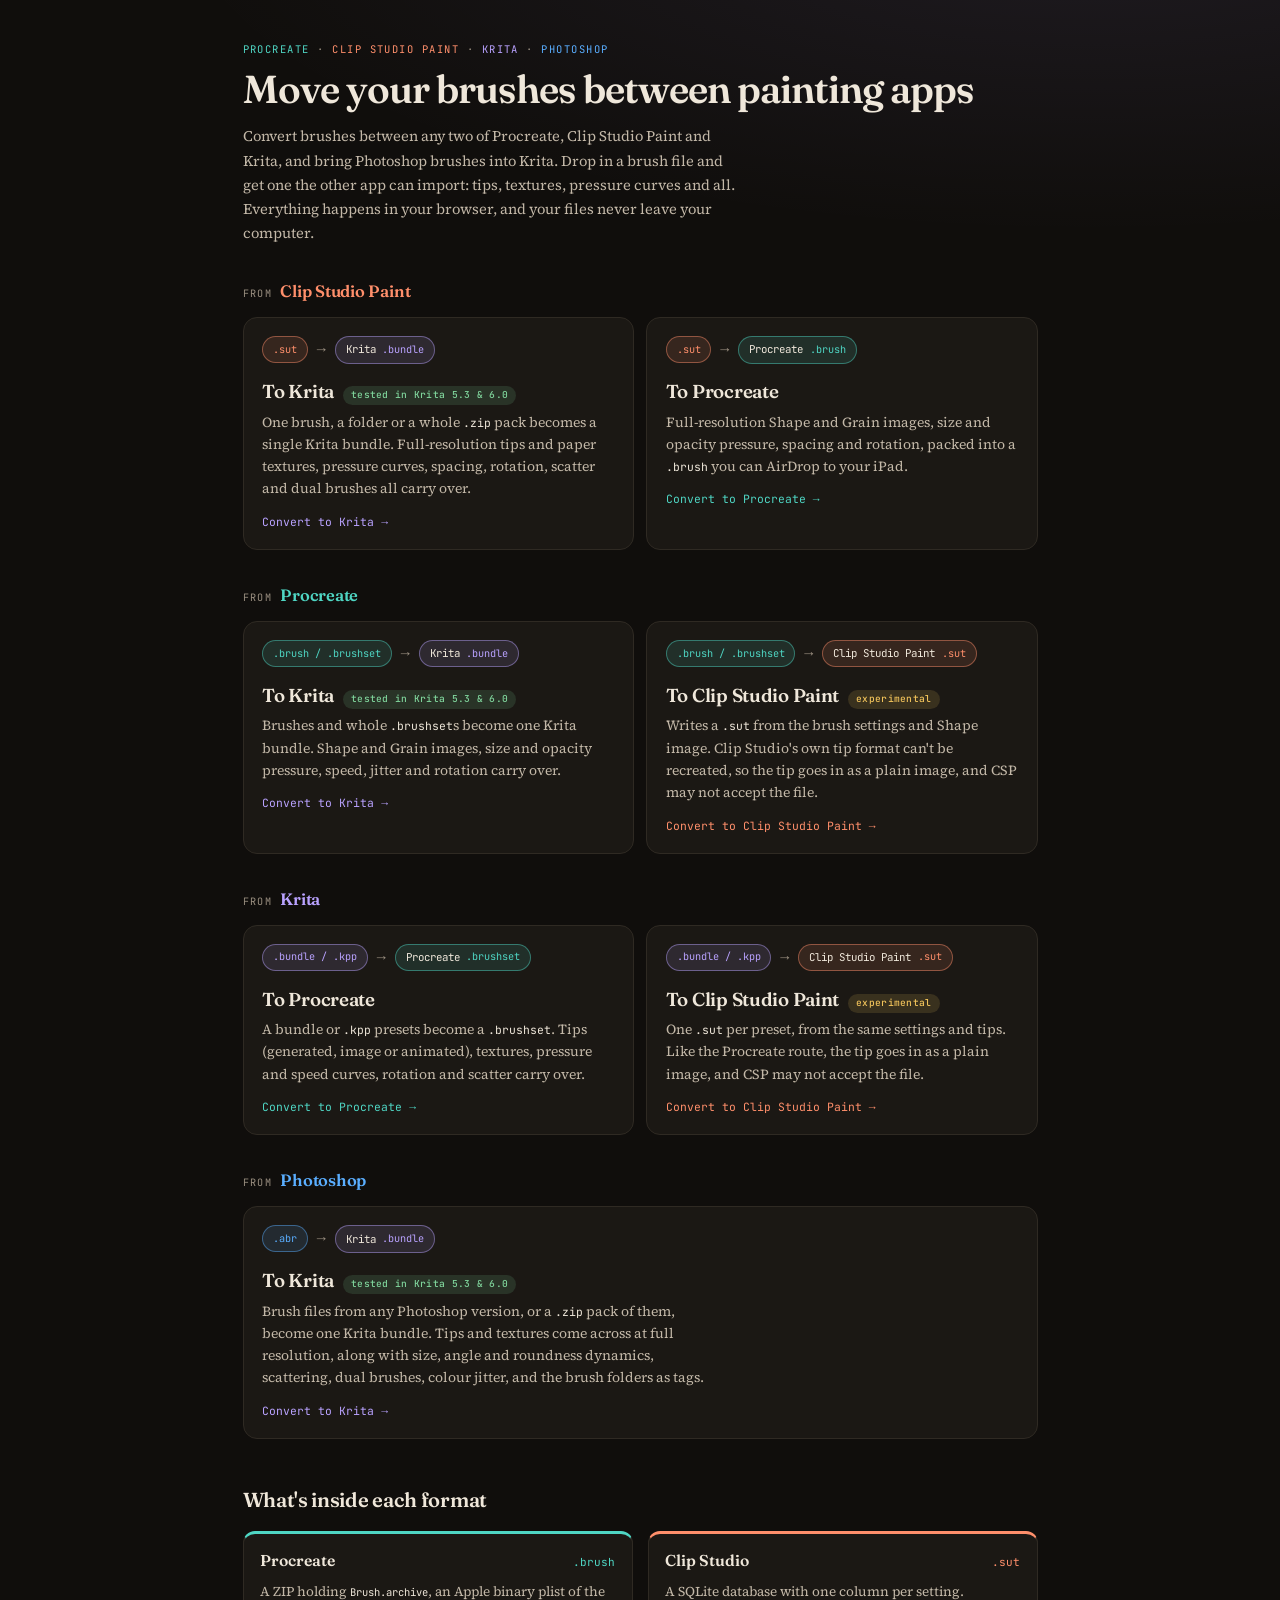
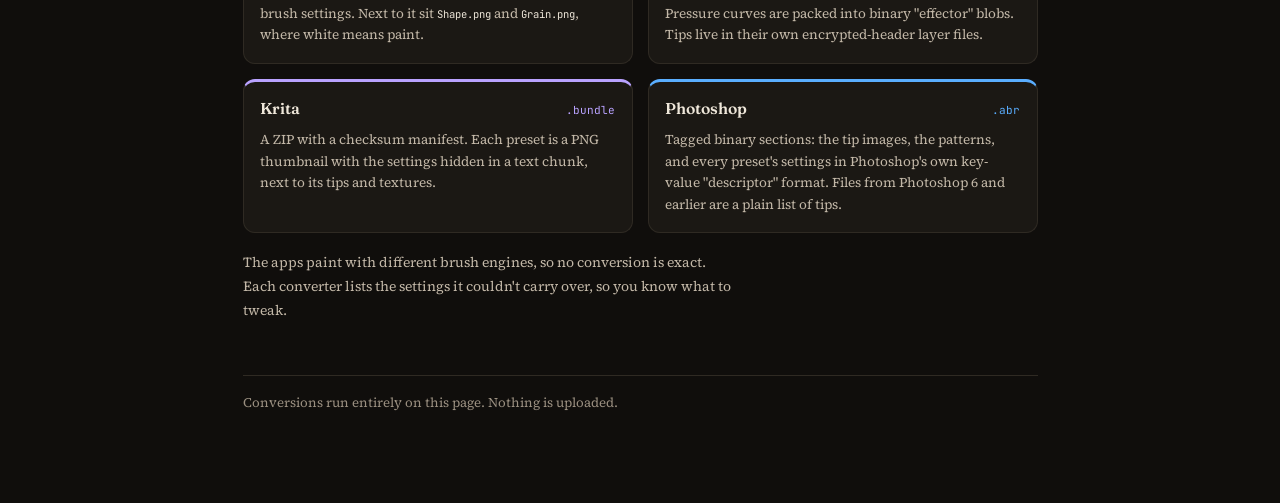
<file: index.html>
<!DOCTYPE html>
<html lang="en">
<head>
  <meta charset="UTF-8">
  <meta name="viewport" content="width=device-width, initial-scale=1.0">
  <title>Brush Converters</title>
  <meta name="description" content="Move brushes between Procreate, Clip Studio Paint and Krita, and bring Photoshop brushes into Krita, right in your browser.">
  <link rel="stylesheet" href="assets/fonts.css">
  <link rel="stylesheet" href="assets/style.css">
</head>
<body class="to-krita">
  <div class="wrap">
    <header>
      <p class="kicker"><span class="c-procreate">Procreate</span> · <span class="c-csp">Clip Studio Paint</span> · <span class="c-krita">Krita</span> · <span class="c-photoshop">Photoshop</span></p>
      <h1>Move your brushes between painting apps</h1>
      <p class="subtitle">Convert brushes between any two of Procreate, Clip Studio Paint and Krita, and bring Photoshop brushes into Krita. Drop in a brush file and get one the other app can import: tips, textures, pressure curves and all. Everything happens in your browser, and your files never leave your computer.</p>
    </header>

    <nav class="routes" aria-label="Converters">
      <section class="route-group" aria-labelledby="from-csp">
        <h2 id="from-csp"><span class="from">From</span> <span class="c-csp">Clip Studio Paint</span></h2>
        <div class="route-pair">
        <a class="route to-krita" href="tools/csp-to-krita/">
          <span class="route-line">
            <span class="fmt csp"><span class="app">Clip Studio Paint</span> <code>.sut</code></span>
            <span class="arrow" aria-hidden="true">→</span>
            <span class="fmt krita"><span class="app">Krita</span> <code>.bundle</code></span>
          </span>
          <span class="route-title">To Krita <span class="tag ok">tested in Krita 5.3 &amp; 6.0</span></span>
          <span class="route-desc">One brush, a folder or a whole <code>.zip</code> pack becomes a single Krita bundle. Full-resolution tips and paper textures, pressure curves, spacing, rotation, scatter and dual brushes all carry over.</span>
          <span class="route-go">Convert to Krita →</span>
        </a>
        <a class="route to-procreate" href="tools/csp-to-procreate/">
          <span class="route-line">
            <span class="fmt csp"><span class="app">Clip Studio Paint</span> <code>.sut</code></span>
            <span class="arrow" aria-hidden="true">→</span>
            <span class="fmt procreate"><span class="app">Procreate</span> <code>.brush</code></span>
          </span>
          <span class="route-title">To Procreate</span>
          <span class="route-desc">Full-resolution Shape and Grain images, size and opacity pressure, spacing and rotation, packed into a <code>.brush</code> you can AirDrop to your iPad.</span>
          <span class="route-go">Convert to Procreate →</span>
        </a>
        </div>
      </section>
      <section class="route-group" aria-labelledby="from-procreate">
        <h2 id="from-procreate"><span class="from">From</span> <span class="c-procreate">Procreate</span></h2>
        <div class="route-pair">
        <a class="route to-krita" href="tools/procreate-to-krita/">
          <span class="route-line">
            <span class="fmt procreate"><span class="app">Procreate</span> <code>.brush / .brushset</code></span>
            <span class="arrow" aria-hidden="true">→</span>
            <span class="fmt krita"><span class="app">Krita</span> <code>.bundle</code></span>
          </span>
          <span class="route-title">To Krita <span class="tag ok">tested in Krita 5.3 &amp; 6.0</span></span>
          <span class="route-desc">Brushes and whole <code>.brushset</code>s become one Krita bundle. Shape and Grain images, size and opacity pressure, speed, jitter and rotation carry over.</span>
          <span class="route-go">Convert to Krita →</span>
        </a>
        <a class="route to-csp" href="tools/procreate-to-csp/">
          <span class="route-line">
            <span class="fmt procreate"><span class="app">Procreate</span> <code>.brush / .brushset</code></span>
            <span class="arrow" aria-hidden="true">→</span>
            <span class="fmt csp"><span class="app">Clip Studio Paint</span> <code>.sut</code></span>
          </span>
          <span class="route-title">To Clip Studio Paint <span class="tag exp">experimental</span></span>
          <span class="route-desc">Writes a <code>.sut</code> from the brush settings and Shape image. Clip Studio's own tip format can't be recreated, so the tip goes in as a plain image, and CSP may not accept the file.</span>
          <span class="route-go">Convert to Clip Studio Paint →</span>
        </a>
        </div>
      </section>
      <section class="route-group" aria-labelledby="from-krita">
        <h2 id="from-krita"><span class="from">From</span> <span class="c-krita">Krita</span></h2>
        <div class="route-pair">
        <a class="route to-procreate" href="tools/krita-to-procreate/">
          <span class="route-line">
            <span class="fmt krita"><span class="app">Krita</span> <code>.bundle / .kpp</code></span>
            <span class="arrow" aria-hidden="true">→</span>
            <span class="fmt procreate"><span class="app">Procreate</span> <code>.brushset</code></span>
          </span>
          <span class="route-title">To Procreate</span>
          <span class="route-desc">A bundle or <code>.kpp</code> presets become a <code>.brushset</code>. Tips (generated, image or animated), textures, pressure and speed curves, rotation and scatter carry over.</span>
          <span class="route-go">Convert to Procreate →</span>
        </a>
        <a class="route to-csp" href="tools/krita-to-csp/">
          <span class="route-line">
            <span class="fmt krita"><span class="app">Krita</span> <code>.bundle / .kpp</code></span>
            <span class="arrow" aria-hidden="true">→</span>
            <span class="fmt csp"><span class="app">Clip Studio Paint</span> <code>.sut</code></span>
          </span>
          <span class="route-title">To Clip Studio Paint <span class="tag exp">experimental</span></span>
          <span class="route-desc">One <code>.sut</code> per preset, from the same settings and tips. Like the Procreate route, the tip goes in as a plain image, and CSP may not accept the file.</span>
          <span class="route-go">Convert to Clip Studio Paint →</span>
        </a>
        </div>
      </section>
      <section class="route-group" aria-labelledby="from-photoshop">
        <h2 id="from-photoshop"><span class="from">From</span> <span class="c-photoshop">Photoshop</span></h2>
        <div class="route-pair">
        <a class="route to-krita" href="tools/photoshop-to-krita/">
          <span class="route-line">
            <span class="fmt photoshop"><span class="app">Photoshop</span> <code>.abr</code></span>
            <span class="arrow" aria-hidden="true">→</span>
            <span class="fmt krita"><span class="app">Krita</span> <code>.bundle</code></span>
          </span>
          <span class="route-title">To Krita <span class="tag ok">tested in Krita 5.3 &amp; 6.0</span></span>
          <span class="route-desc">Brush files from any Photoshop version, or a <code>.zip</code> pack of them, become one Krita bundle. Tips and textures come across at full resolution, along with size, angle and roundness dynamics, scattering, dual brushes, colour jitter, and the brush folders as tags.</span>
          <span class="route-go">Convert to Krita →</span>
        </a>
        </div>
      </section>
    </nav>

    <h2>What's inside each format</h2>
    <div class="formats">
      <section class="format procreate">
        <h3>Procreate <code>.brush</code></h3>
        <p>A ZIP holding <code>Brush.archive</code>, an Apple binary plist of the brush settings. Next to it sit <code>Shape.png</code> and <code>Grain.png</code>, where white means paint.</p>
      </section>
      <section class="format csp">
        <h3>Clip Studio <code>.sut</code></h3>
        <p>A SQLite database with one column per setting. Pressure curves are packed into binary "effector" blobs. Tips live in their own encrypted-header layer files.</p>
      </section>
      <section class="format krita">
        <h3>Krita <code>.bundle</code></h3>
        <p>A ZIP with a checksum manifest. Each preset is a PNG thumbnail with the settings hidden in a text chunk, next to its tips and textures.</p>
      </section>
      <section class="format photoshop">
        <h3>Photoshop <code>.abr</code></h3>
        <p>Tagged binary sections: the tip images, the patterns, and every preset's settings in Photoshop's own key-value "descriptor" format. Files from Photoshop 6 and earlier are a plain list of tips.</p>
      </section>
    </div>
    <p class="note">The apps paint with different brush engines, so no conversion is exact. Each converter lists the settings it couldn't carry over, so you know what to tweak.</p>

    <footer>Conversions run entirely on this page. Nothing is uploaded.</footer>
  </div>
</body>
</html>
</file>
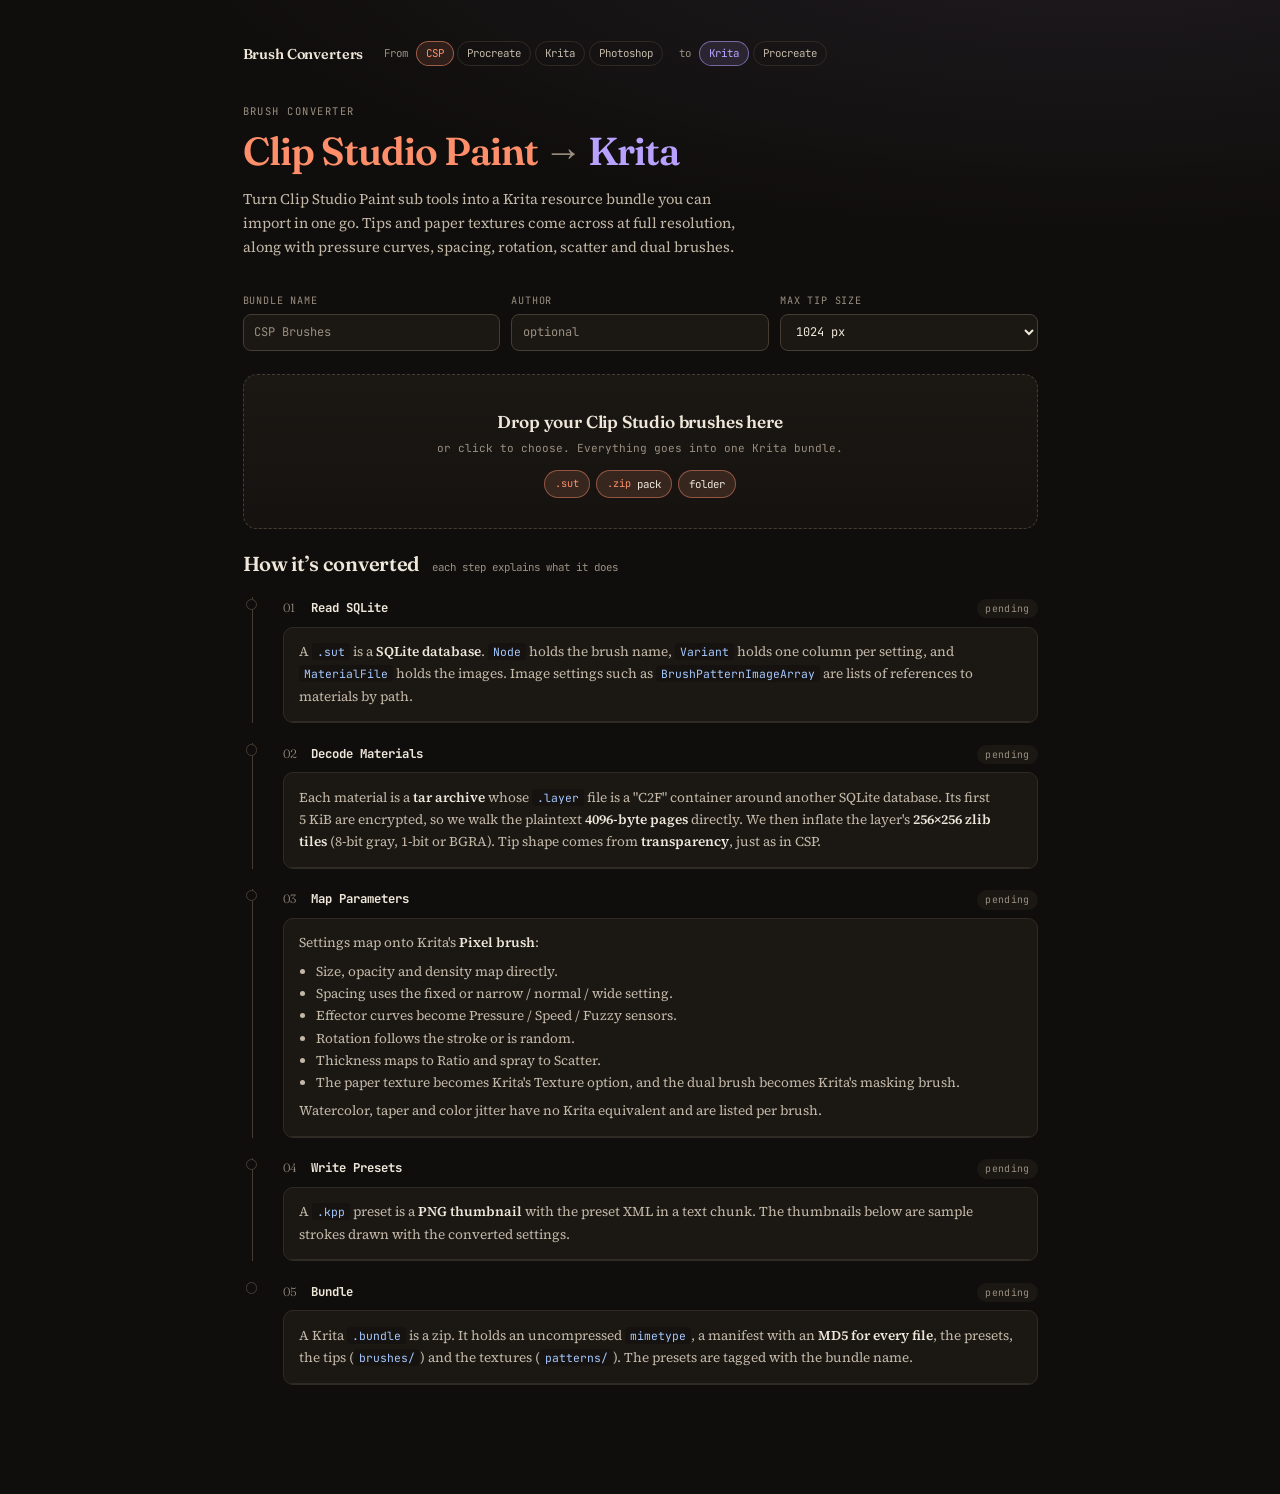
<file: tools/csp-to-krita/index.html>
<!DOCTYPE html>
<html lang="en">
<head>
  <meta charset="UTF-8">
  <meta name="viewport" content="width=device-width, initial-scale=1.0">
  <title>CSP to Krita Brush Converter</title>
  <link rel="stylesheet" href="../../assets/fonts.css">
  <link rel="stylesheet" href="../../assets/style.css">
  <script src="../../vendor/jszip/3.10.1/jszip.min.js"></script>
  <script src="../../vendor/sql.js/1.8.0/sql-wasm.js"></script>
</head>
<body class="to-krita">
  <div class="wrap">
    <nav class="crumbs" id="nav" aria-label="Converters"><a class="home" href="../../">Brush Converters</a></nav>
    <header>
      <p class="kicker">Brush converter</p>
      <h1><span class="c-csp">Clip Studio Paint</span><span class="to">→</span><span class="c-krita">Krita</span></h1>
      <p class="subtitle">Turn Clip Studio Paint sub tools into a Krita resource bundle you can import in one go. Tips and paper textures come across at full resolution, along with pressure curves, spacing, rotation, scatter and dual brushes.</p>
    </header>

    <div class="opts">
      <label>Bundle name <input id="optName" placeholder="CSP Brushes" autocomplete="off"></label>
      <label>Author <input id="optAuthor" placeholder="optional" autocomplete="off"></label>
      <label>Max tip size
        <select id="optTip" title="Larger keeps more detail in big brushes; smaller makes the bundle lighter"><option value="512">512 px</option><option value="1024" selected>1024 px</option><option value="2048">2048 px</option></select>
      </label>
    </div>

    <div class="drop" id="drop" tabindex="0" role="button" aria-label="Choose .sut files or a .zip brush pack">
      <div class="drop-title">Drop your Clip Studio brushes here</div>
      <div class="drop-hint">or click to choose. Everything goes into one Krita bundle.</div>
      <div class="drop-accepts"><span class="fmt csp"><code>.sut</code></span><span class="fmt csp"><code>.zip</code> pack</span><span class="fmt csp">folder</span></div>
      <div class="drop-file" id="dropFile"></div>
      <input type="file" id="fi" accept=".sut,.zip" multiple>
    </div>

    <div class="pipeline-title"><h2>How it’s converted</h2><span>each step explains what it does</span></div>
    <div class="pipeline">
      <div class="stg" id="s1"><div class="stg-head"><span class="stg-n">01</span><span class="stg-name">Read SQLite</span><span class="stg-badge wait" id="b1">pending</span></div>
      <div class="stg-body"><div class="stg-info">A <code>.sut</code> is a <strong>SQLite database</strong>. <code>Node</code> holds the brush name, <code>Variant</code> holds one column per setting, and <code>MaterialFile</code> holds the images. Image settings such as <code>BrushPatternImageArray</code> are lists of references to materials by path.</div><div class="log" id="o1"></div></div></div>

      <div class="stg" id="s2"><div class="stg-head"><span class="stg-n">02</span><span class="stg-name">Decode Materials</span><span class="stg-badge wait" id="b2">pending</span></div>
      <div class="stg-body"><div class="stg-info">Each material is a <strong>tar archive</strong> whose <code>.layer</code> file is a "C2F" container around another SQLite database. Its first 5&nbsp;KiB are encrypted, so we walk the plaintext <strong>4096-byte pages</strong> directly. We then inflate the layer's <strong>256&times;256 zlib tiles</strong> (8-bit gray, 1-bit or BGRA). Tip shape comes from <strong>transparency</strong>, just as in CSP.</div>
      <div class="tex-row" id="mats"></div><div class="log" id="o2"></div></div></div>

      <div class="stg" id="s3"><div class="stg-head"><span class="stg-n">03</span><span class="stg-name">Map Parameters</span><span class="stg-badge wait" id="b3">pending</span></div>
      <div class="stg-body"><div class="stg-info">Settings map onto Krita's <strong>Pixel brush</strong>:
        <ul>
          <li>Size, opacity and density map directly.</li>
          <li>Spacing uses the fixed or narrow / normal / wide setting.</li>
          <li>Effector curves become Pressure / Speed / Fuzzy sensors.</li>
          <li>Rotation follows the stroke or is random.</li>
          <li>Thickness maps to Ratio and spray to Scatter.</li>
          <li>The paper texture becomes Krita's Texture option, and the dual brush becomes Krita's masking brush.</li>
        </ul>
        Watercolor, taper and color jitter have no Krita equivalent and are listed per brush.</div><div class="log" id="o3"></div></div></div>

      <div class="stg" id="s4"><div class="stg-head"><span class="stg-n">04</span><span class="stg-name">Write Presets</span><span class="stg-badge wait" id="b4">pending</span></div>
      <div class="stg-body"><div class="stg-info">A <code>.kpp</code> preset is a <strong>PNG thumbnail</strong> with the preset XML in a text chunk. The thumbnails below are sample strokes drawn with the converted settings.</div>
      <div class="brush-grid" id="cards"></div><div class="log" id="o4"></div></div></div>

      <div class="stg" id="s5"><div class="stg-head"><span class="stg-n">05</span><span class="stg-name">Bundle</span><span class="stg-badge wait" id="b5">pending</span></div>
      <div class="stg-body"><div class="stg-info">A Krita <code>.bundle</code> is a zip. It holds an uncompressed <code>mimetype</code>, a manifest with an <strong>MD5 for every file</strong>, the presets, the tips (<code>brushes/</code>) and the textures (<code>patterns/</code>). The presets are tagged with the bundle name.</div><div class="log" id="o5"></div></div></div>
    </div>

  </div>

  <script type="module">
    import { readSut } from '../../lib/csp/sut.js';
    import { browserImaging, decodeImage, maskToCanvas } from '../../lib/image.js';
    import { coverage, flattenGray } from '../../lib/pixels.js';
    import { writeBundle } from '../../lib/krita/bundle.js';
    import { kppBytes } from '../../lib/krita/kpp.js';
    import { convertBrush, ResourcePool, slug } from '../../lib/krita/mapping.js';
    import { renderNav } from '../../lib/nav.js';
    import { badge, brushCard, detailsAction, download, escapeHtml, failRunning, formatSize, latestOnly, loadSql, log, progress, resetStages, setResult, setupDrop } from '../../lib/ui.js';

    renderNav('csp', 'krita');

    const STAGES = 5;
    const MAX_PREVIEWS = 24;
    // Last run, so settings can be re-applied without dropping the files again.
    const state = { files: null, presets: null, resources: null, failed: 0, output: null };

    function materialCard(mat, role) {
      const card = document.createElement('div');
      card.className = 'tex-card';
      // Show what the converter uses: the tip shape as dark ink, the texture as flat gray.
      const cv = role === 'texture' ? maskToCanvas(flattenGray(mat.image), 'gray') : maskToCanvas(coverage(mat.image));
      const shown = document.createElement('canvas');
      shown.width = cv.width; shown.height = cv.height;
      shown.getContext('2d').drawImage(cv, 0, 0);
      shown.className = `light${Math.max(cv.width, cv.height) < 160 ? ' px' : ''}`;
      shown.setAttribute('role', 'img');
      shown.setAttribute('aria-label', `${role} ${mat.name}`);
      card.append(shown);
      const lbl = document.createElement('div');
      lbl.className = 'tex-lbl';
      lbl.innerHTML = `<b>${escapeHtml(role)}</b> ${escapeHtml(mat.name)} · ${mat.image.width}×${mat.image.height}`;
      card.append(lbl);
      return card;
    }

    /** .zip brush packs: pull out the .sut files inside (any folder depth). */
    async function expandZips(files) {
      const out = [];
      for (const f of files) {
        if (!f.name.toLowerCase().endsWith('.zip')) { out.push(f); continue; }
        const zip = await window.JSZip.loadAsync(await f.arrayBuffer());
        const suts = Object.values(zip.files).filter((e) => !e.dir && /\.sut$/i.test(e.name) && !e.name.includes('__MACOSX'));
        log(1, `${f.name}: ${suts.length} .sut file(s) inside`, suts.length ? 'd' : 'w');
        for (const e of suts) out.push(new File([await e.async('uint8array')], e.name.split('/').pop()));
      }
      return out;
    }

    const bundleName = () => document.getElementById('optName').value.trim()
      || (state.files && state.files.length === 1 ? state.files[0].name.replace(/\.(sut|zip)$/i, '') : 'CSP Brushes');

    /** Stage 5, also re-run on its own when the bundle name or author changes. */
    async function makeBundle() {
      const name = bundleName();
      const author = document.getElementById('optAuthor').value.trim();
      badge(5, 'run');
      document.getElementById('o5').replaceChildren();
      for (const r of state.resources) log(5, `${r.kind}/${r.filename}  ${formatSize(r.data.length)}`, 'd');
      const blob = await writeBundle(window.JSZip, state.presets, state.resources, {
        name, author, tag: name,
        description: `Converted from Clip Studio Paint with brush-converters (${state.presets.length} brushes)`,
      });
      state.output = { blob, filename: `${slug(name)}.bundle` };
      log(5, `\n${state.output.filename}: ${state.presets.length} presets, ${state.resources.length} resources, ${formatSize(blob.size)}`, 'c');
      badge(5, 'ok');
      const warned = state.warned;
      setResult({
        state: 'ok',
        title: `${state.presets.length} brush${state.presets.length === 1 ? '' : 'es'} → ${state.output.filename} (${formatSize(blob.size)})`,
        detail: 'In Krita: Settings → Manage Resources → Import Resources. The presets are tagged with the bundle name.'
          + (warned ? ` ${warned} brush${warned === 1 ? ' has' : 'es have'} settings Krita can't reproduce — see step 04.` : '')
          + (state.failed ? ` ${state.failed} item(s) failed — see the steps below.` : ''),
        actions: [{ label: 'Download .bundle', primary: true, onClick: () => download(state.output.blob, state.output.filename) }, detailsAction],
      });
    }

    async function run(files) {
      state.files = files;
      state.output = null;
      state.presets = null;
      document.getElementById('mats').replaceChildren();
      document.getElementById('cards').replaceChildren();
      resetStages(STAGES, `Converting ${files.length} file${files.length === 1 ? '' : 's'}…`);
      const maxTip = Number(document.getElementById('optTip').value);
      try {
        // 1. SQLite
        badge(1, 'run');
        log(1, 'Loading sql.js (WebAssembly)…', 'd');
        const SQL = await loadSql();
        const sources = await expandZips(files);
        const read = [];
        let failed = 0;
        for (const file of sources) {
          const bytes = new Uint8Array(await file.arrayBuffer());
          const sig = new TextDecoder().decode(bytes.subarray(0, 15));
          if (sig !== 'SQLite format 3') { log(1, `! ${file.name}: not a SQLite database`, 'r'); failed++; continue; }
          read.push({ file, bytes });
        }
        log(1, `${read.length} file(s) readable${failed ? `, ${failed} skipped` : ''}`, read.length ? 'g' : 'r');
        if (!read.length) throw new Error(sources.length ? 'none of the files is a CSP .sut (SQLite) file' : 'no .sut files found');
        badge(1, 'ok');

        // 2. Materials
        badge(2, 'run');
        const brushes = [];
        const matsEl = document.getElementById('mats');
        let previews = 0;
        for (const [i, { file, bytes }] of read.entries()) {
          progress(2, i + 1, read.length);
          let found;
          try {
            found = await readSut(SQL, bytes, { fileName: file.name, decodePng: decodeImage });
          } catch (e) {
            log(2, `! ${file.name}: ${e.message}`, 'r');
            failed++;
            continue;
          }
          if (!found.length) { log(2, `! ${file.name}: no brushes found`, 'w'); continue; }
          for (const b of found) {
            const roles = [['tip', b.tips], ['texture', b.texture ? [b.texture] : []], ['dual tip', b.dualTips]];
            const desc = roles.filter(([, m]) => m.length).map(([r, m]) => `${m.length} ${r}${m.length > 1 ? 's' : ''}`).join(', ');
            log(2, `${b.name}  (${file.name})`, 'c');
            log(2, `  ${desc || 'round tip, no images'}`, 'd');
            for (const [role, mats] of roles) {
              for (const m of mats) {
                log(2, `  ${role} "${m.name}" ${m.image.width}×${m.image.height} from ${m.source}`, m.source === 'layer' ? 'g' : 'w');
                if (previews++ < MAX_PREVIEWS) matsEl.append(materialCard(m, role));
              }
            }
            brushes.push(b);
          }
        }
        if (previews > MAX_PREVIEWS) log(2, `(showing the first ${MAX_PREVIEWS} of ${previews} images)`, 'd');
        if (!brushes.length) throw new Error('no brushes could be read');
        badge(2, 'ok');

        // 3. Mapping
        badge(3, 'run');
        const pool = new ResourcePool();
        const presets = [];
        for (const [i, b] of brushes.entries()) {
          progress(3, i + 1, brushes.length);
          try {
            const preset = await convertBrush(b, pool, browserImaging, maxTip);
            presets.push(preset);
            log(3, `ok ${preset.name}: ${preset.mapped.join(', ')}`, 'g');
            for (const w of new Set(preset.warnings)) log(3, `   - ${w}`, 'w');
          } catch (e) {
            console.error(e);
            log(3, `! ${b.name}: ${e.message}`, 'r');
            failed++;
          }
        }
        if (!presets.length) throw new Error('nothing could be converted');
        log(3, `\n${presets.length} preset(s), ${pool.resources.length} tip/texture file(s)`, 'c');
        badge(3, 'ok');

        // 4. Presets
        badge(4, 'run');
        const written = [];
        const used = new Set();
        const cards = document.getElementById('cards');
        for (const [i, preset] of presets.entries()) {
          progress(4, i + 1, presets.length);
          const { data, thumbnail } = await kppBytes(preset);
          let filename = `${slug(preset.name)}.kpp`;
          for (let n = 2; used.has(filename.toLowerCase()); n++) filename = `${slug(preset.name)}_${n}.kpp`;
          used.add(filename.toLowerCase());
          written.push({ filename, data, thumbnail });
          cards.append(brushCard({ ...preset, filename, thumbnail }));
          log(4, `paintoppresets/${filename}  ${formatSize(data.length)}`, 'd');
        }
        badge(4, 'ok');

        // 5. Bundle
        Object.assign(state, { presets: written, resources: pool.resources, failed, warned: presets.filter((p) => p.warnings.length).length });
        await makeBundle();
      } catch (e) {
        state.presets = null;
        failRunning(STAGES, e, 'Drop CSP sub tool files (.sut), a folder of them, or a .zip brush pack.');
      }
    }

    const convert = latestOnly(run);
    const rebundle = latestOnly(() => (state.presets ? makeBundle() : null));
    setupDrop({ accept: ['.sut', '.zip'], onFiles: convert });
    // Name / author only change the bundle; tip size needs a full re-run.
    for (const id of ['optName', 'optAuthor']) {
      document.getElementById(id).addEventListener('change', () => rebundle().catch((e) => failRunning(STAGES, e)));
    }
    document.getElementById('optTip').addEventListener('change', () => { if (state.files) convert(state.files); });
  </script>
</body>
</html>
</file>
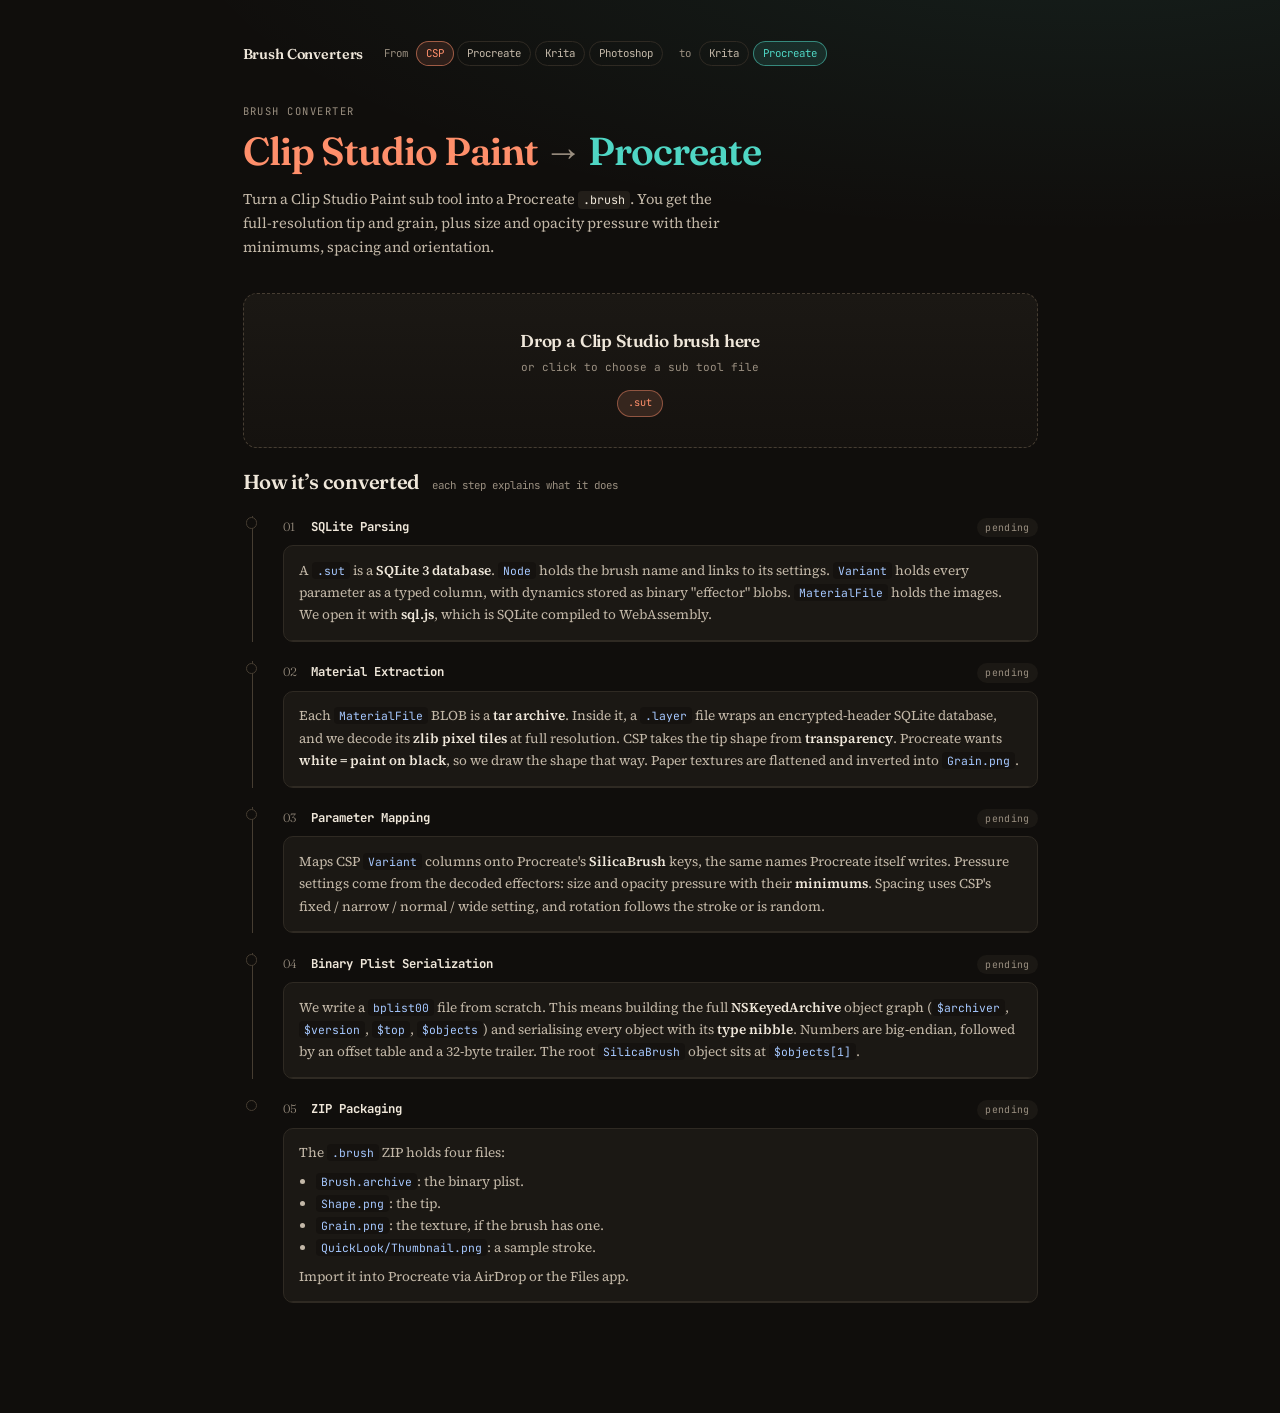
<file: tools/csp-to-procreate/index.html>
<!DOCTYPE html>
<html lang="en">
<head>
  <meta charset="UTF-8">
  <meta name="viewport" content="width=device-width, initial-scale=1.0">
  <title>CSP to Procreate Brush Converter</title>
  <link rel="stylesheet" href="../../assets/fonts.css">
  <link rel="stylesheet" href="../../assets/style.css">
  <script src="../../vendor/jszip/3.10.1/jszip.min.js"></script>
  <script src="../../vendor/sql.js/1.8.0/sql-wasm.js"></script>
</head>
<body class="to-procreate">
  <div class="wrap">
    <nav class="crumbs" id="nav" aria-label="Converters"><a class="home" href="../../">Brush Converters</a></nav>
    <header>
      <p class="kicker">Brush converter</p>
      <h1><span class="c-csp">Clip Studio Paint</span><span class="to">→</span><span class="c-procreate">Procreate</span></h1>
      <p class="subtitle">Turn a Clip Studio Paint sub tool into a Procreate <code>.brush</code>. You get the full-resolution tip and grain, plus size and opacity pressure with their minimums, spacing and orientation.</p>
    </header>
    <div class="drop" id="drop" tabindex="0" role="button" aria-label="Choose a .sut file">
      <div class="drop-title">Drop a Clip Studio brush here</div>
      <div class="drop-hint">or click to choose a sub tool file</div>
      <div class="drop-accepts"><span class="fmt csp"><code>.sut</code></span></div>
      <div class="drop-file" id="dropFile"></div>
      <input type="file" id="fi" accept=".sut">
    </div>
    <div class="pipeline-title"><h2>How it’s converted</h2><span>each step explains what it does</span></div>
    <div class="pipeline">
      <div class="stg" id="s1"><div class="stg-head"><span class="stg-n">01</span><span class="stg-name">SQLite Parsing</span><span class="stg-badge wait" id="b1">pending</span></div>
      <div class="stg-body"><div class="stg-info">A <code>.sut</code> is a <strong>SQLite 3 database</strong>. <code>Node</code> holds the brush name and links to its settings. <code>Variant</code> holds every parameter as a typed column, with dynamics stored as binary "effector" blobs. <code>MaterialFile</code> holds the images. We open it with <strong>sql.js</strong>, which is SQLite compiled to WebAssembly.</div><div class="log" id="o1"></div></div></div>

      <div class="stg" id="s2"><div class="stg-head"><span class="stg-n">02</span><span class="stg-name">Material Extraction</span><span class="stg-badge wait" id="b2">pending</span></div>
      <div class="stg-body"><div class="stg-info">Each <code>MaterialFile</code> BLOB is a <strong>tar archive</strong>. Inside it, a <code>.layer</code> file wraps an encrypted-header SQLite database, and we decode its <strong>zlib pixel tiles</strong> at full resolution. CSP takes the tip shape from <strong>transparency</strong>. Procreate wants <strong>white = paint on black</strong>, so we draw the shape that way. Paper textures are flattened and inverted into <code>Grain.png</code>.</div>
      <div class="tex-row">
        <div class="tex-card"><canvas id="cv_csp" width="200" height="200" class="light" role="img" aria-label="CSP tip"></canvas><div class="tex-lbl"><b>CSP tip</b> as decoded</div></div>
        <div class="tex-card"><canvas id="cv_pc" width="200" height="200" role="img" aria-label="Procreate shape"></canvas><div class="tex-lbl"><b>Shape.png</b> white = paint</div></div>
        <div class="tex-card"><canvas id="cv_grain" width="200" height="200" role="img" aria-label="Procreate grain"></canvas><div class="tex-lbl"><b>Grain.png</b> <span id="grainLbl">none</span></div></div>
      </div>
      <div class="log" id="o2"></div></div></div>

      <div class="stg" id="s3"><div class="stg-head"><span class="stg-n">03</span><span class="stg-name">Parameter Mapping</span><span class="stg-badge wait" id="b3">pending</span></div>
      <div class="stg-body"><div class="stg-info">Maps CSP <code>Variant</code> columns onto Procreate's <strong>SilicaBrush</strong> keys, the same names Procreate itself writes. Pressure settings come from the decoded effectors: size and opacity pressure with their <strong>minimums</strong>. Spacing uses CSP's fixed / narrow / normal / wide setting, and rotation follows the stroke or is random.</div>
      <div class="ptbl-wrap"><table class="ptbl"><thead><tr><th>CSP Column</th><th>Value</th><th>Procreate Key</th><th>Fidelity</th></tr></thead><tbody id="ptbody"></tbody></table></div>
      <div class="log" id="o3"></div></div></div>

      <div class="stg" id="s4"><div class="stg-head"><span class="stg-n">04</span><span class="stg-name">Binary Plist Serialization</span><span class="stg-badge wait" id="b4">pending</span></div>
      <div class="stg-body"><div class="stg-info">We write a <code>bplist00</code> file from scratch. This means building the full <strong>NSKeyedArchive</strong> object graph (<code>$archiver</code>, <code>$version</code>, <code>$top</code>, <code>$objects</code>) and serialising every object with its <strong>type nibble</strong>. Numbers are big-endian, followed by an offset table and a 32-byte trailer. The root <code>SilicaBrush</code> object sits at <code>$objects[1]</code>.</div><div class="log" id="o4"></div></div></div>

      <div class="stg" id="s5"><div class="stg-head"><span class="stg-n">05</span><span class="stg-name">ZIP Packaging</span><span class="stg-badge wait" id="b5">pending</span></div>
      <div class="stg-body"><div class="stg-info">The <code>.brush</code> ZIP holds four files:
        <ul>
          <li><code>Brush.archive</code>: the binary plist.</li>
          <li><code>Shape.png</code>: the tip.</li>
          <li><code>Grain.png</code>: the texture, if the brush has one.</li>
          <li><code>QuickLook/Thumbnail.png</code>: a sample stroke.</li>
        </ul>
        Import it into Procreate via AirDrop or the Files app.</div><div class="log" id="o5"></div></div></div>
    </div>
  </div>

  <script type="module">
    import { coverage, flattenGray, isEmpty, padSquare } from '../../lib/pixels.js';
    import { browserImaging, canvasToPng, decodeImage, maskToCanvas, resizeMask } from '../../lib/image.js';
    import { readSut } from '../../lib/csp/sut.js';
    import { isBytes } from '../../lib/bytes.js';
    import { renderStroke } from '../../lib/krita/kpp.js';
    import { renderNav } from '../../lib/nav.js';
    import { grayPng } from '../../lib/png.js';
    import { cspToSettings } from '../../lib/procreate/from-csp.js';
    import { archiveFromSettings } from '../../lib/procreate/settings.js';
    import { uuid, writeBrush } from '../../lib/procreate/write.js';
    import { buildBrushArchive } from '../../lib/bplist.js';
    import { badge, detailsAction, download, escapeHtml, failRunning, formatSize, latestOnly, loadSql, log, resetStages, setResult, setupDrop, showCanvas } from '../../lib/ui.js';

    renderNav('csp', 'procreate');
    const STAGES = 5;
    const MAX_SHAPE = 2048;

    function row([csp, value, to, f]) {
      const tr = document.createElement('tr');
      const cls = f === 'image' ? 'dir' : f;
      tr.innerHTML = [csp, value, to].map((c) => `<td>${escapeHtml(c)}</td>`).join('')
        + `<td><span class="${cls}">${f === 'dir' ? 'direct' : f === 'apx' ? 'approx' : f === 'image' ? 'image' : 'none'}</span></td>`;
      document.getElementById('ptbody').appendChild(tr);
    }

    /** Tip shape for Procreate: white = paint on black, square, at most MAX_SHAPE px. */
    async function shapeFrom(brush, warn) {
      let mask = null;
      for (const tip of brush.tips) {
        const cov = coverage(tip.image);
        if (!isEmpty(cov)) { mask = padSquare(cov); break; }
      }
      if (brush.tips.length > 1) warn(`brush has ${brush.tips.length} tips; Procreate gets the first`);
      if (!mask) {
        mask = browserImaging.circleMask((brush.params.BrushHardness ?? 100) / 100);
        warn(brush.tips.length ? 'tip image is empty; using a round tip' : 'round tip (no image): generated from hardness');
      }
      if (mask.width > MAX_SHAPE) mask = resizeMask(mask, MAX_SHAPE);
      return mask;
    }

    let brushOut = null;

    async function run([file]) {
      brushOut = null;
      document.getElementById('ptbody').replaceChildren();
      document.getElementById('grainLbl').textContent = 'none';
      for (const id of ['cv_csp', 'cv_pc', 'cv_grain']) {
        const c = document.getElementById(id); c.getContext('2d').clearRect(0, 0, c.width, c.height);
      }
      resetStages(STAGES, `Converting ${file.name}…`);
      try {
        // 1. SQLite
        badge(1, 'run');
        log(1, `File: ${file.name} (${(file.size / 1024).toFixed(1)} KB)`);
        log(1, 'Loading sql.js (WebAssembly)…', 'd');
        const SQL = await loadSql();
        const bytes = new Uint8Array(await file.arrayBuffer());
        const sig = new TextDecoder().decode(bytes.subarray(0, 15));
        log(1, `Signature: "${sig}"`, 'l');
        if (sig !== 'SQLite format 3') throw new Error('Not a SQLite database — is this a valid .sut file?');
        const brushes = await readSut(SQL, bytes, { fileName: file.name, decodePng: decodeImage });
        if (!brushes.length) throw new Error('No brush (Node with a Variant) found in this file');
        const brush = brushes[0];
        const p = brush.params;
        log(1, `Brush: "${brush.name}"`, 'c');
        if (brushes.length > 1) log(1, `${brushes.length} brushes in this file; converting the first`, 'w');
        const cols = Object.keys(p);
        log(1, `Variant: ${cols.length} columns, ${cols.filter((c) => isBytes(p[c])).length} binary`, 'g');
        badge(1, 'ok');

        // 2. Materials
        badge(2, 'run');
        const extra = [];
        const warn = (w) => { extra.push(w); log(2, `! ${w}`, 'w'); };
        brush.warnings.forEach((w) => log(2, `! ${w}`, 'w'));
        for (const t of brush.tips) log(2, `tip "${t.name}": ${t.image.width}×${t.image.height} from ${t.source}`, t.source === 'layer' ? 'g' : 'w');
        if (brush.tips[0]) showCanvas('cv_csp', maskToCanvas(coverage(brush.tips[0].image)));
        const shape = await shapeFrom(brush, warn);
        const shapePng = await grayPng(shape);
        showCanvas('cv_pc', maskToCanvas(shape, 'gray'));
        log(2, `Shape.png: ${shape.width}×${shape.height}, ${(shapePng.length / 1024).toFixed(1)} KB`, 'g');
        let grainPng = null;
        if (brush.texture) {
          const flat = flattenGray(brush.texture.image);
          const inv = { ...flat, data: flat.data.map((v) => 255 - v) };
          const k = MAX_SHAPE / Math.max(inv.width, inv.height);
          const sized = k < 1 ? resizeMask(inv, Math.round(inv.width * k), Math.round(inv.height * k), 'gray') : inv;
          grainPng = await grayPng(sized);
          showCanvas('cv_grain', maskToCanvas(sized, 'gray'));
          document.getElementById('grainLbl').textContent = brush.texture.name;
          log(2, `Grain.png from texture "${brush.texture.name}": ${sized.width}×${sized.height}`, 'g');
        } else log(2, 'No paper texture', 'd');
        badge(2, 'ok');

        // 3. Parameters
        badge(3, 'run');
        const { settings, warnings, rows, counts } = cspToSettings(brush);
        settings.hasGrain = !!grainPng;
        rows.forEach(row);
        for (const w of warnings.slice(brush.warnings.length)) log(3, `! ${w}`, 'w');
        const pc = archiveFromSettings(settings, uuid());
        log(3, `Mapped: direct=${counts.dir} approx=${counts.apx} none=${counts.non} unmapped=${counts.unmapped}`, 'c');
        log(3, `Procreate keys: ${Object.keys(pc).length}`, 'g');
        badge(3, 'ok');
        const allWarnings = [...new Set([...warnings, ...extra])];

        // 4. Binary plist
        badge(4, 'run');
        log(4, 'Building NSKeyedArchive object graph…', 'l');
        log(4, `  $objects[1] = SilicaBrush (${Object.keys(pc).length} keys + $class)`, 'd');
        const archive = buildBrushArchive(pc);
        const t = archive.length - 32;
        log(4, `  offsetIntSize ${archive[t + 6]}, objectRefSize ${archive[t + 7]}`, 'd');
        log(4, `  Brush.archive: ${archive.length} bytes`, 'g');
        badge(4, 'ok');

        // 5. ZIP
        badge(5, 'run');
        const thumb = renderStroke({
          mask: shape.width > 256 ? resizeMask(shape, 256, 256, 'gray') : shape,
          size: settings.size, spacing: Math.max(settings.spacing, 0.02), angle: settings.angle,
          sizeCurve: settings.pressureSize ? [[0, 1 - settings.pressureSize], [1, 1]] : null,
          opacity: settings.opacity, flow: settings.flow, followLine: settings.followStroke, randomRotation: settings.rotationJitter > 0.5,
          scatter: 0, ratio: settings.roundness, pattern: null, patternScale: 1,
        });
        const blob = await writeBrush(window.JSZip, { params: pc, shapePng, grainPng, thumbPng: await canvasToPng(thumb) });
        const filename = `${file.name.replace(/\.sut$/i, '')}.brush`;
        brushOut = { blob, filename };
        log(5, `${filename}: ${(blob.size / 1024).toFixed(1)} KB`, 'c');
        log(5, `  Brush.archive + Shape.png${grainPng ? ' + Grain.png' : ''} + QuickLook/Thumbnail.png`, 'd');
        if (allWarnings.length) log(5, `${allWarnings.length} warning(s) — see steps 02 and 03`, 'w');
        badge(5, 'ok');
        setResult({
          state: 'ok',
          title: `"${brush.name}" → ${filename} (${formatSize(blob.size)})`,
          detail: 'Import into Procreate via AirDrop or the Files app.'
            + (allWarnings.length ? ` ${allWarnings.length} setting(s) couldn't be carried over — see steps 02 and 03.` : ''),
          actions: [{ label: 'Download .brush', primary: true, onClick: () => download(brushOut.blob, brushOut.filename) }, detailsAction],
        });
      } catch (e) {
        failRunning(STAGES, e, 'Drop a Clip Studio Paint sub tool file (.sut).');
      }
    }

    // One file at a time: extra files in a drop are ignored, so say so.
    setupDrop({ accept: ['.sut'], onFiles: latestOnly(async (files) => {
      await run(files);
      if (files.length > 1 && brushOut) log(5, `(${files.length - 1} more file(s) dropped — this converter takes one at a time)`, 'w');
    }) });
  </script>
</body>
</html>
</file>
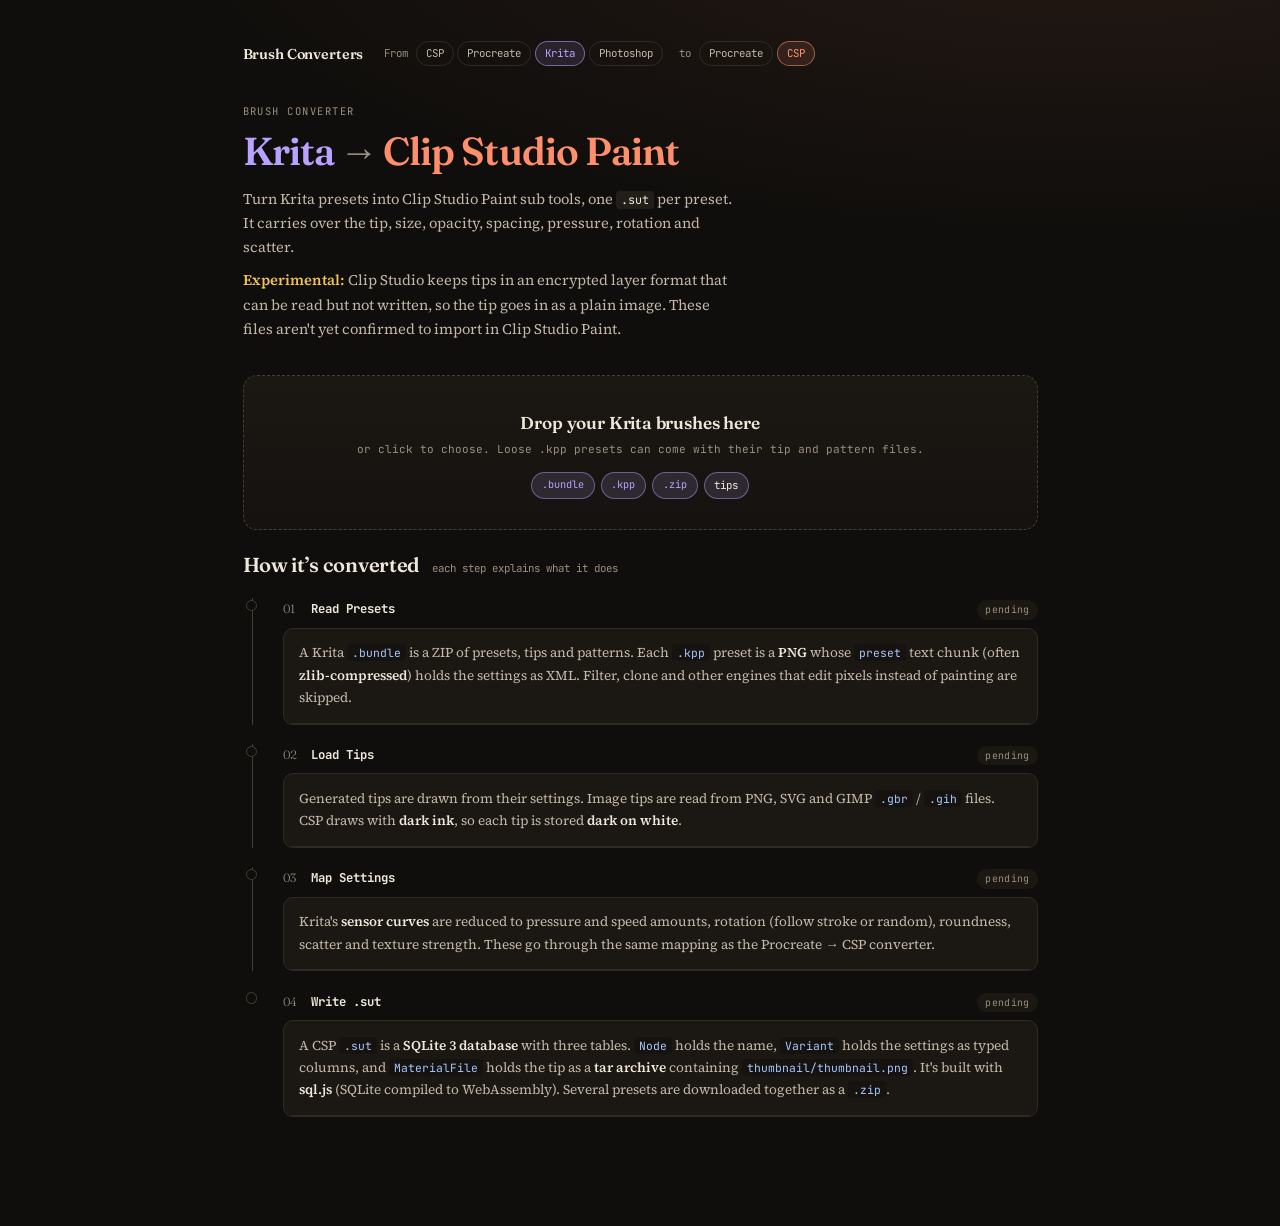
<file: tools/krita-to-csp/index.html>
<!DOCTYPE html>
<html lang="en">
<head>
  <meta charset="UTF-8">
  <meta name="viewport" content="width=device-width, initial-scale=1.0">
  <title>Krita to Clip Studio Paint Brush Converter</title>
  <link rel="stylesheet" href="../../assets/fonts.css">
  <link rel="stylesheet" href="../../assets/style.css">
  <script src="../../vendor/jszip/3.10.1/jszip.min.js"></script>
  <script src="../../vendor/sql.js/1.8.0/sql-wasm.js"></script>
</head>
<body class="to-csp">
  <div class="wrap">
    <nav class="crumbs" id="nav" aria-label="Converters"><a class="home" href="../../">Brush Converters</a></nav>
    <header>
      <p class="kicker">Brush converter</p>
      <h1><span class="c-krita">Krita</span><span class="to">→</span><span class="c-csp">Clip Studio Paint</span></h1>
      <p class="subtitle">Turn Krita presets into Clip Studio Paint sub tools, one <code>.sut</code> per preset. It carries over the tip, size, opacity, spacing, pressure, rotation and scatter.</p>
      <p class="subtitle"><strong class="warn">Experimental:</strong> Clip Studio keeps tips in an encrypted layer format that can be read but not written, so the tip goes in as a plain image. These files aren't yet confirmed to import in Clip Studio Paint.</p>
    </header>

    <div class="drop" id="drop" tabindex="0" role="button" aria-label="Choose a .bundle, .kpp presets or a .zip">
      <div class="drop-title">Drop your Krita brushes here</div>
      <div class="drop-hint">or click to choose. Loose <code>.kpp</code> presets can come with their tip and pattern files.</div>
      <div class="drop-accepts"><span class="fmt krita"><code>.bundle</code></span><span class="fmt krita"><code>.kpp</code></span><span class="fmt krita"><code>.zip</code></span><span class="fmt krita">tips</span></div>
      <div class="drop-file" id="dropFile"></div>
      <input type="file" id="fi" accept=".bundle,.kpp,.zip,.png,.gbr,.gih,.svg,.pat" multiple>
    </div>

    <div class="pipeline-title"><h2>How it’s converted</h2><span>each step explains what it does</span></div>
    <div class="pipeline">
      <div class="stg" id="s1"><div class="stg-head"><span class="stg-n">01</span><span class="stg-name">Read Presets</span><span class="stg-badge wait" id="b1">pending</span></div>
      <div class="stg-body"><div class="stg-info">A Krita <code>.bundle</code> is a ZIP of presets, tips and patterns. Each <code>.kpp</code> preset is a <strong>PNG</strong> whose <code>preset</code> text chunk (often <strong>zlib-compressed</strong>) holds the settings as XML. Filter, clone and other engines that edit pixels instead of painting are skipped.</div><div class="log" id="o1"></div></div></div>

      <div class="stg" id="s2"><div class="stg-head"><span class="stg-n">02</span><span class="stg-name">Load Tips</span><span class="stg-badge wait" id="b2">pending</span></div>
      <div class="stg-body"><div class="stg-info">Generated tips are drawn from their settings. Image tips are read from PNG, SVG and GIMP <code>.gbr</code> / <code>.gih</code> files. CSP draws with <strong>dark ink</strong>, so each tip is stored <strong>dark on white</strong>.</div>
      <div class="tex-row" id="mats"></div><div class="log" id="o2"></div></div></div>

      <div class="stg" id="s3"><div class="stg-head"><span class="stg-n">03</span><span class="stg-name">Map Settings</span><span class="stg-badge wait" id="b3">pending</span></div>
      <div class="stg-body"><div class="stg-info">Krita's <strong>sensor curves</strong> are reduced to pressure and speed amounts, rotation (follow stroke or random), roundness, scatter and texture strength. These go through the same mapping as the Procreate → CSP converter.</div><div class="log" id="o3"></div></div></div>

      <div class="stg" id="s4"><div class="stg-head"><span class="stg-n">04</span><span class="stg-name">Write .sut</span><span class="stg-badge wait" id="b4">pending</span></div>
      <div class="stg-body"><div class="stg-info">A CSP <code>.sut</code> is a <strong>SQLite 3 database</strong> with three tables. <code>Node</code> holds the name, <code>Variant</code> holds the settings as typed columns, and <code>MaterialFile</code> holds the tip as a <strong>tar archive</strong> containing <code>thumbnail/thumbnail.png</code>. It's built with <strong>sql.js</strong> (SQLite compiled to WebAssembly). Several presets are downloaded together as a <code>.zip</code>.</div><div class="log" id="o4"></div></div></div>
    </div>
  </div>

  <script type="module">
    import { writeSut } from '../../lib/csp/write.js';
    import { decodeImage, decodeSvg, fitMask, maskToCanvas } from '../../lib/image.js';
    import { slug } from '../../lib/krita/preset.js';
    import { readKritaFiles } from '../../lib/krita/read.js';
    import { renderNav } from '../../lib/nav.js';
    import { padSquare } from '../../lib/pixels.js';
    import { kritaToSettings } from '../../lib/procreate/from-krita.js';
    import { badge, detailsAction, download, failRunning, formatSize, imageCard, latestOnly, loadSql, log, progress, readFiles, resetStages, setResult, setupDrop, uniqueNamer } from '../../lib/ui.js';

    renderNav('krita', 'csp');
    const STAGES = 4;
    const MAX_PREVIEWS = 24;
    const MAX_TIP = 1024;
    let out = null;

    async function run(files) {
      out = null;
      document.getElementById('mats').replaceChildren();
      resetStages(STAGES, `Converting ${files.length} file${files.length === 1 ? '' : 's'}…`);
      try {
        // 1. Presets
        badge(1, 'run');
        const read = await readKritaFiles(window.JSZip, await readFiles(files), { decodeImage, decodeSvg }, (i, n) => progress(1, i, n));
        let failed = read.errors.length + read.skipped.length;
        if (read.name) log(1, `Bundle: ${read.name}`, 'c');
        for (const e of read.errors) log(1, `! ${e}`, 'r');
        for (const s of read.skipped) log(1, `skipped ${s.name}: ${s.reason}`, 'w');
        log(1, `${read.presets.length} preset(s)`, read.presets.length ? 'g' : 'r');
        if (!read.presets.length) throw new Error(read.errors[0] || 'no Krita presets found in what was dropped');
        badge(1, 'ok');

        // 2. Tips
        badge(2, 'run');
        const mats = document.getElementById('mats');
        let previews = 0;
        for (const p of read.presets) {
          log(2, `${p.name}: ${p.tipLabel}`, p.tips ? 'g' : 'd');
          if (p.tips && previews++ < MAX_PREVIEWS) mats.append(imageCard(maskToCanvas(fitMask(p.tips.masks[0], 256)), 'tip', p.name));
        }
        if (previews > MAX_PREVIEWS) log(2, `(showing the first ${MAX_PREVIEWS} of ${previews} tips)`, 'd');
        badge(2, 'ok');

        // 3. Settings
        badge(3, 'run');
        const mapped = [];
        for (const [i, p] of read.presets.entries()) {
          progress(3, i + 1, read.presets.length);
          try {
            const r = kritaToSettings(p);
            if (r.grain) r.warnings.push('texture not carried over: only the tip image can be stored');
            mapped.push(r);
            log(3, `ok ${p.name}: ${Math.round(r.settings.size)} px, ${r.mapped.join(', ')}`, 'g');
            for (const w of r.warnings) log(3, `   - ${w}`, 'w');
          } catch (e) {
            console.error(e);
            log(3, `! ${p.name}: ${e.message}`, 'r');
            failed++;
          }
        }
        if (!mapped.length) throw new Error('nothing could be converted');
        badge(3, 'ok');

        // 4. .sut files
        badge(4, 'run');
        log(4, 'Loading sql.js (WebAssembly)…', 'd');
        const SQL = await loadSql();
        const name = uniqueNamer();
        const suts = [];
        for (const [i, m] of mapped.entries()) {
          progress(4, i + 1, mapped.length);
          const tip = fitMask(padSquare(m.shape), MAX_TIP, 'gray');
          const data = await writeSut(SQL, m.settings, tip);
          const filename = name(slug(m.settings.name), '.sut');
          suts.push({ filename, data });
          log(4, `${filename}  ${formatSize(data.length)}`, 'd');
        }
        if (suts.length === 1) out = { blob: new Blob([suts[0].data], { type: 'application/octet-stream' }), filename: suts[0].filename };
        else {
          const zip = new window.JSZip();
          for (const s of suts) zip.file(s.filename, s.data);
          const stem = slug(read.name || 'Krita Brushes');
          out = { blob: await zip.generateAsync({ type: 'blob', compression: 'DEFLATE' }), filename: `${stem} (CSP).zip` };
        }
        log(4, `\n${out.filename}: ${formatSize(out.blob.size)}`, 'c');
        badge(4, 'ok');
        const warned = mapped.filter((m) => m.warnings.length).length;
        setResult({
          state: 'ok',
          title: `${suts.length} preset${suts.length === 1 ? '' : 's'} → ${out.filename} (${formatSize(out.blob.size)})`,
          detail: `Import in CSP: File → Import Sub Tool${suts.length > 1 ? ', one .sut at a time (unzip first)' : ''}. Experimental: the tip is stored as an image, and CSP may not accept the file.`
            + (warned ? ` ${warned} preset${warned === 1 ? ' has' : 's have'} settings that couldn't be carried over — see step 03.` : '')
            + (failed ? ` ${failed} item(s) failed or were skipped — see step 01.` : ''),
          actions: [{ label: `Download ${suts.length === 1 ? '.sut' : '.zip'}`, primary: true, onClick: () => download(out.blob, out.filename) }, detailsAction],
        });
      } catch (e) {
        failRunning(STAGES, e, 'Drop a Krita .bundle, .kpp presets (with their tip files), or a .zip of them.');
      }
    }

    setupDrop({ accept: ['.bundle', '.kpp', '.zip', '.png', '.gbr', '.gih', '.svg', '.pat'], onFiles: latestOnly(run) });
  </script>
</body>
</html>
</file>
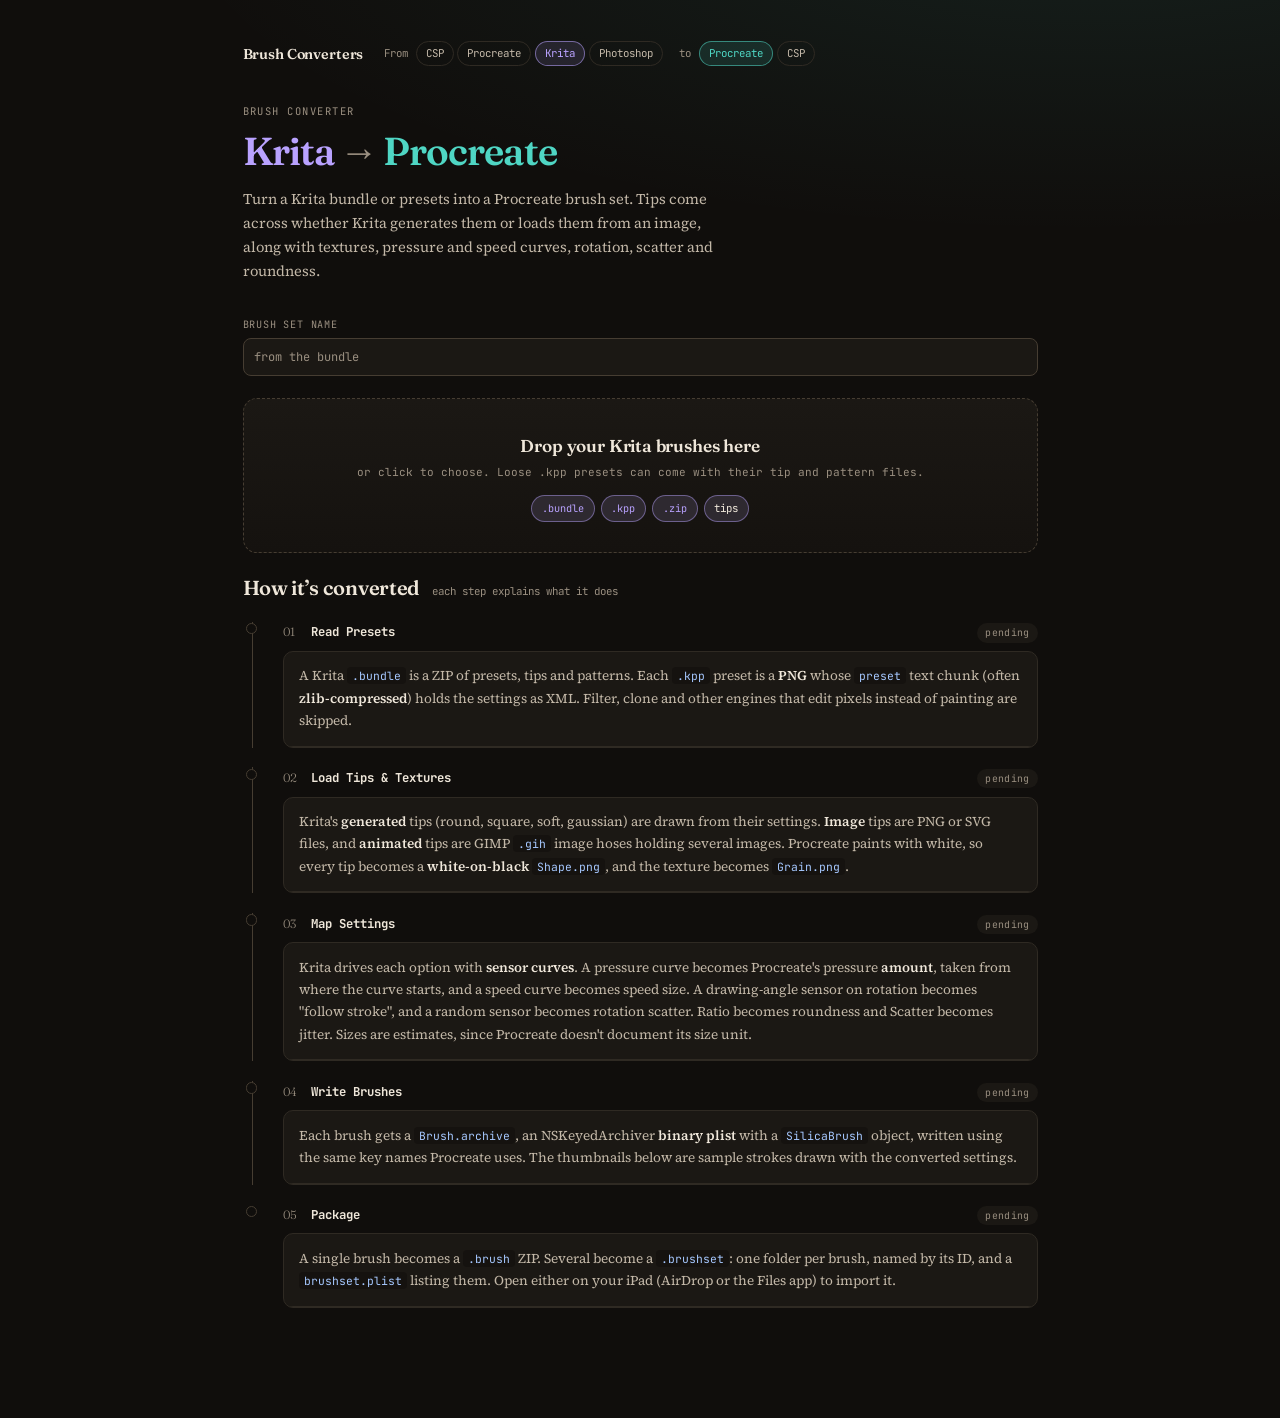
<file: tools/krita-to-procreate/index.html>
<!DOCTYPE html>
<html lang="en">
<head>
  <meta charset="UTF-8">
  <meta name="viewport" content="width=device-width, initial-scale=1.0">
  <title>Krita to Procreate Brush Converter</title>
  <link rel="stylesheet" href="../../assets/fonts.css">
  <link rel="stylesheet" href="../../assets/style.css">
  <script src="../../vendor/jszip/3.10.1/jszip.min.js"></script>
</head>
<body class="to-procreate">
  <div class="wrap">
    <nav class="crumbs" id="nav" aria-label="Converters"><a class="home" href="../../">Brush Converters</a></nav>
    <header>
      <p class="kicker">Brush converter</p>
      <h1><span class="c-krita">Krita</span><span class="to">→</span><span class="c-procreate">Procreate</span></h1>
      <p class="subtitle">Turn a Krita bundle or presets into a Procreate brush set. Tips come across whether Krita generates them or loads them from an image, along with textures, pressure and speed curves, rotation, scatter and roundness.</p>
    </header>

    <div class="opts">
      <label>Brush set name <input id="optName" placeholder="from the bundle" autocomplete="off"></label>
    </div>

    <div class="drop" id="drop" tabindex="0" role="button" aria-label="Choose a .bundle, .kpp presets or a .zip">
      <div class="drop-title">Drop your Krita brushes here</div>
      <div class="drop-hint">or click to choose. Loose <code>.kpp</code> presets can come with their tip and pattern files.</div>
      <div class="drop-accepts"><span class="fmt krita"><code>.bundle</code></span><span class="fmt krita"><code>.kpp</code></span><span class="fmt krita"><code>.zip</code></span><span class="fmt krita">tips</span></div>
      <div class="drop-file" id="dropFile"></div>
      <input type="file" id="fi" accept=".bundle,.kpp,.zip,.png,.gbr,.gih,.svg,.pat" multiple>
    </div>

    <div class="pipeline-title"><h2>How it’s converted</h2><span>each step explains what it does</span></div>
    <div class="pipeline">
      <div class="stg" id="s1"><div class="stg-head"><span class="stg-n">01</span><span class="stg-name">Read Presets</span><span class="stg-badge wait" id="b1">pending</span></div>
      <div class="stg-body"><div class="stg-info">A Krita <code>.bundle</code> is a ZIP of presets, tips and patterns. Each <code>.kpp</code> preset is a <strong>PNG</strong> whose <code>preset</code> text chunk (often <strong>zlib-compressed</strong>) holds the settings as XML. Filter, clone and other engines that edit pixels instead of painting are skipped.</div><div class="log" id="o1"></div></div></div>

      <div class="stg" id="s2"><div class="stg-head"><span class="stg-n">02</span><span class="stg-name">Load Tips &amp; Textures</span><span class="stg-badge wait" id="b2">pending</span></div>
      <div class="stg-body"><div class="stg-info">Krita's <strong>generated</strong> tips (round, square, soft, gaussian) are drawn from their settings. <strong>Image</strong> tips are PNG or SVG files, and <strong>animated</strong> tips are GIMP <code>.gih</code> image hoses holding several images. Procreate paints with white, so every tip becomes a <strong>white-on-black</strong> <code>Shape.png</code>, and the texture becomes <code>Grain.png</code>.</div>
      <div class="tex-row" id="mats"></div><div class="log" id="o2"></div></div></div>

      <div class="stg" id="s3"><div class="stg-head"><span class="stg-n">03</span><span class="stg-name">Map Settings</span><span class="stg-badge wait" id="b3">pending</span></div>
      <div class="stg-body"><div class="stg-info">Krita drives each option with <strong>sensor curves</strong>. A pressure curve becomes Procreate's pressure <strong>amount</strong>, taken from where the curve starts, and a speed curve becomes speed size. A drawing-angle sensor on rotation becomes "follow stroke", and a random sensor becomes rotation scatter. Ratio becomes roundness and Scatter becomes jitter. Sizes are estimates, since Procreate doesn't document its size unit.</div><div class="log" id="o3"></div></div></div>

      <div class="stg" id="s4"><div class="stg-head"><span class="stg-n">04</span><span class="stg-name">Write Brushes</span><span class="stg-badge wait" id="b4">pending</span></div>
      <div class="stg-body"><div class="stg-info">Each brush gets a <code>Brush.archive</code>, an NSKeyedArchiver <strong>binary plist</strong> with a <code>SilicaBrush</code> object, written using the same key names Procreate uses. The thumbnails below are sample strokes drawn with the converted settings.</div>
      <div class="brush-grid" id="cards"></div><div class="log" id="o4"></div></div></div>

      <div class="stg" id="s5"><div class="stg-head"><span class="stg-n">05</span><span class="stg-name">Package</span><span class="stg-badge wait" id="b5">pending</span></div>
      <div class="stg-body"><div class="stg-info">A single brush becomes a <code>.brush</code> ZIP. Several become a <code>.brushset</code>: one folder per brush, named by its ID, and a <code>brushset.plist</code> listing them. Open either on your iPad (AirDrop or the Files app) to import it.</div><div class="log" id="o5"></div></div></div>
    </div>
  </div>

  <script type="module">
    import { canvasToPng, decodeImage, decodeSvg, fitMask, maskToCanvas } from '../../lib/image.js';
    import { renderStroke } from '../../lib/krita/kpp.js';
    import { slug } from '../../lib/krita/preset.js';
    import { readKritaFiles } from '../../lib/krita/read.js';
    import { renderNav } from '../../lib/nav.js';
    import { padSquare } from '../../lib/pixels.js';
    import { grayPng } from '../../lib/png.js';
    import { kritaToSettings } from '../../lib/procreate/from-krita.js';
    import { archiveFromSettings } from '../../lib/procreate/settings.js';
    import { uuid, writeBrush, writeBrushset } from '../../lib/procreate/write.js';
    import { badge, brushCard, detailsAction, download, failRunning, formatSize, imageCard, latestOnly, log, progress, readFiles, resetStages, setResult, setupDrop } from '../../lib/ui.js';

    renderNav('krita', 'procreate');
    const STAGES = 5;
    const MAX_PREVIEWS = 24;
    const MAX_SHAPE = 2048;
    const state = { brushes: null, output: null, bundle: null, failed: 0, warned: 0 };

    /** Sample stroke for the thumbnail; the renderer wants a texture with dark = paint. */
    function thumbnail(s, shape, grain) {
      let pattern = null;
      if (grain) {
        const data = new Uint8ClampedArray(grain.width * grain.height * 4);
        for (let i = 0; i < grain.data.length; i++) { const v = 255 - grain.data[i]; data.set([v, v, v, 255], i * 4); }
        pattern = { width: grain.width, height: grain.height, data };
      }
      return renderStroke({
        mask: fitMask(shape, 256, 'gray'), size: s.size, spacing: Math.max(s.spacing, 0.02), angle: s.angle,
        sizeCurve: s.pressureSize ? [[0, 1 - s.pressureSize], [1, 1]] : null,
        opacity: s.opacity, flow: s.flow, followLine: s.followStroke, randomRotation: s.randomRotation || s.rotationJitter > 0.3,
        scatter: s.jitter, ratio: s.roundness, pattern, patternScale: s.grainScale,
      });
    }

    const setName = () => document.getElementById('optName').value.trim() || state.bundle || 'Krita Brushes';

    async function pack() {
      badge(5, 'run');
      document.getElementById('o5').replaceChildren();
      const { brushes } = state;
      let blob, filename;
      if (brushes.length === 1) {
        blob = await writeBrush(window.JSZip, brushes[0]);
        filename = `${slug(brushes[0].params.name)}.brush`;
      } else {
        blob = await writeBrushset(window.JSZip, setName(), brushes);
        filename = `${slug(setName())}.brushset`;
      }
      state.output = { blob, filename };
      log(5, `${filename}: ${brushes.length} brush${brushes.length === 1 ? '' : 'es'}, ${formatSize(blob.size)}`, 'c');
      badge(5, 'ok');
      const { warned, failed } = state;
      setResult({
        state: 'ok',
        title: `${brushes.length} brush${brushes.length === 1 ? '' : 'es'} → ${filename} (${formatSize(blob.size)})`,
        detail: 'Open it on your iPad (AirDrop or the Files app) to import it into Procreate.'
          + (warned ? ` ${warned} brush${warned === 1 ? ' has' : 'es have'} settings Procreate can't reproduce — see step 04.` : '')
          + (failed ? ` ${failed} item(s) failed or were skipped — see the steps below.` : ''),
        actions: [{ label: `Download ${filename.endsWith('.brush') ? '.brush' : '.brushset'}`, primary: true, onClick: () => download(state.output.blob, state.output.filename) }, detailsAction],
      });
    }

    async function run(files) {
      Object.assign(state, { brushes: null, output: null, bundle: null });
      document.getElementById('mats').replaceChildren();
      document.getElementById('cards').replaceChildren();
      resetStages(STAGES, `Converting ${files.length} file${files.length === 1 ? '' : 's'}…`);
      try {
        // 1 + 2. Read presets, tips and textures (the reader does both).
        badge(1, 'run');
        const read = await readKritaFiles(window.JSZip, await readFiles(files), { decodeImage, decodeSvg }, (i, n) => progress(1, i, n));
        let failed = read.errors.length + read.skipped.length;
        state.bundle = read.name;
        if (read.name) log(1, `Bundle: ${read.name}`, 'c');
        for (const e of read.errors) log(1, `! ${e}`, 'r');
        for (const s of read.skipped) log(1, `skipped ${s.name}: ${s.reason}`, 'w');
        const engines = {};
        for (const p of read.presets) engines[p.engine] = (engines[p.engine] || 0) + 1;
        log(1, `${read.presets.length} preset(s): ${Object.entries(engines).map(([e, n]) => `${n} ${e}`).join(', ')}`, read.presets.length ? 'g' : 'r');
        if (!read.presets.length) throw new Error(read.errors[0] || 'no Krita presets found in what was dropped');
        badge(1, 'ok');

        badge(2, 'run');
        const mats = document.getElementById('mats');
        let previews = 0;
        for (const p of read.presets) {
          log(2, `${p.name}: ${p.tipLabel}${p.texture ? `, texture '${p.texture.name}'` : ''}`, p.tips ? 'g' : 'd');
          if (p.tips && previews++ < MAX_PREVIEWS) mats.append(imageCard(maskToCanvas(fitMask(p.tips.masks[0], 256)), 'tip', p.name));
        }
        if (previews > MAX_PREVIEWS) log(2, `(showing the first ${MAX_PREVIEWS} of ${previews} tips)`, 'd');
        badge(2, 'ok');

        // 3. Settings
        badge(3, 'run');
        const mapped = [];
        for (const [i, p] of read.presets.entries()) {
          progress(3, i + 1, read.presets.length);
          try {
            const r = kritaToSettings(p);
            mapped.push({ preset: p, ...r });
            log(3, `ok ${p.name}: ${Math.round(r.settings.size)} px, ${r.mapped.join(', ')}`, 'g');
            if (read.presets.length <= 8) for (const [k, v, to] of r.rows) log(3, `   ${k} ${v} → ${to}`, 'd');
            for (const w of r.warnings) log(3, `   - ${w}`, 'w');
          } catch (e) {
            console.error(e);
            log(3, `! ${p.name}: ${e.message}`, 'r');
            failed++;
          }
        }
        if (!mapped.length) throw new Error('nothing could be converted');
        badge(3, 'ok');

        // 4. Brushes
        badge(4, 'run');
        const cards = document.getElementById('cards');
        const brushes = [];
        for (const [i, m] of mapped.entries()) {
          progress(4, i + 1, mapped.length);
          const shape = fitMask(padSquare(m.shape), MAX_SHAPE, 'gray');
          const grain = m.grain ? fitMask(m.grain, MAX_SHAPE, 'gray') : null;
          const thumb = thumbnail(m.settings, shape, grain);
          const params = archiveFromSettings(m.settings, uuid());
          const brush = { params, shapePng: await grayPng(shape), grainPng: grain ? await grayPng(grain) : null, thumbPng: await canvasToPng(thumb) };
          brushes.push(brush);
          if (i < 60) cards.append(brushCard({ name: m.settings.name, filename: `${m.preset.engine} · about ${Math.round(m.settings.size)} px`, thumbnail: thumb, mapped: m.mapped, warnings: m.warnings }));
          log(4, `${m.settings.name}: Shape ${shape.width}×${shape.height}${grain ? `, Grain ${grain.width}×${grain.height}` : ''}`, 'd');
        }
        if (mapped.length > 60) log(4, `(showing the first 60 of ${mapped.length} brushes)`, 'd');
        badge(4, 'ok');

        Object.assign(state, { brushes, failed, warned: mapped.filter((m) => m.warnings.length).length });
        await pack();
      } catch (e) {
        state.brushes = null;
        failRunning(STAGES, e, 'Drop a Krita .bundle, .kpp presets (with their tip files), or a .zip of them.');
      }
    }

    const convert = latestOnly(run);
    setupDrop({ accept: ['.bundle', '.kpp', '.zip', '.png', '.gbr', '.gih', '.svg', '.pat'], onFiles: convert });
    document.getElementById('optName').addEventListener('change', () => { if (state.brushes) latestOnly(pack)().catch((e) => failRunning(STAGES, e)); });
  </script>
</body>
</html>
</file>
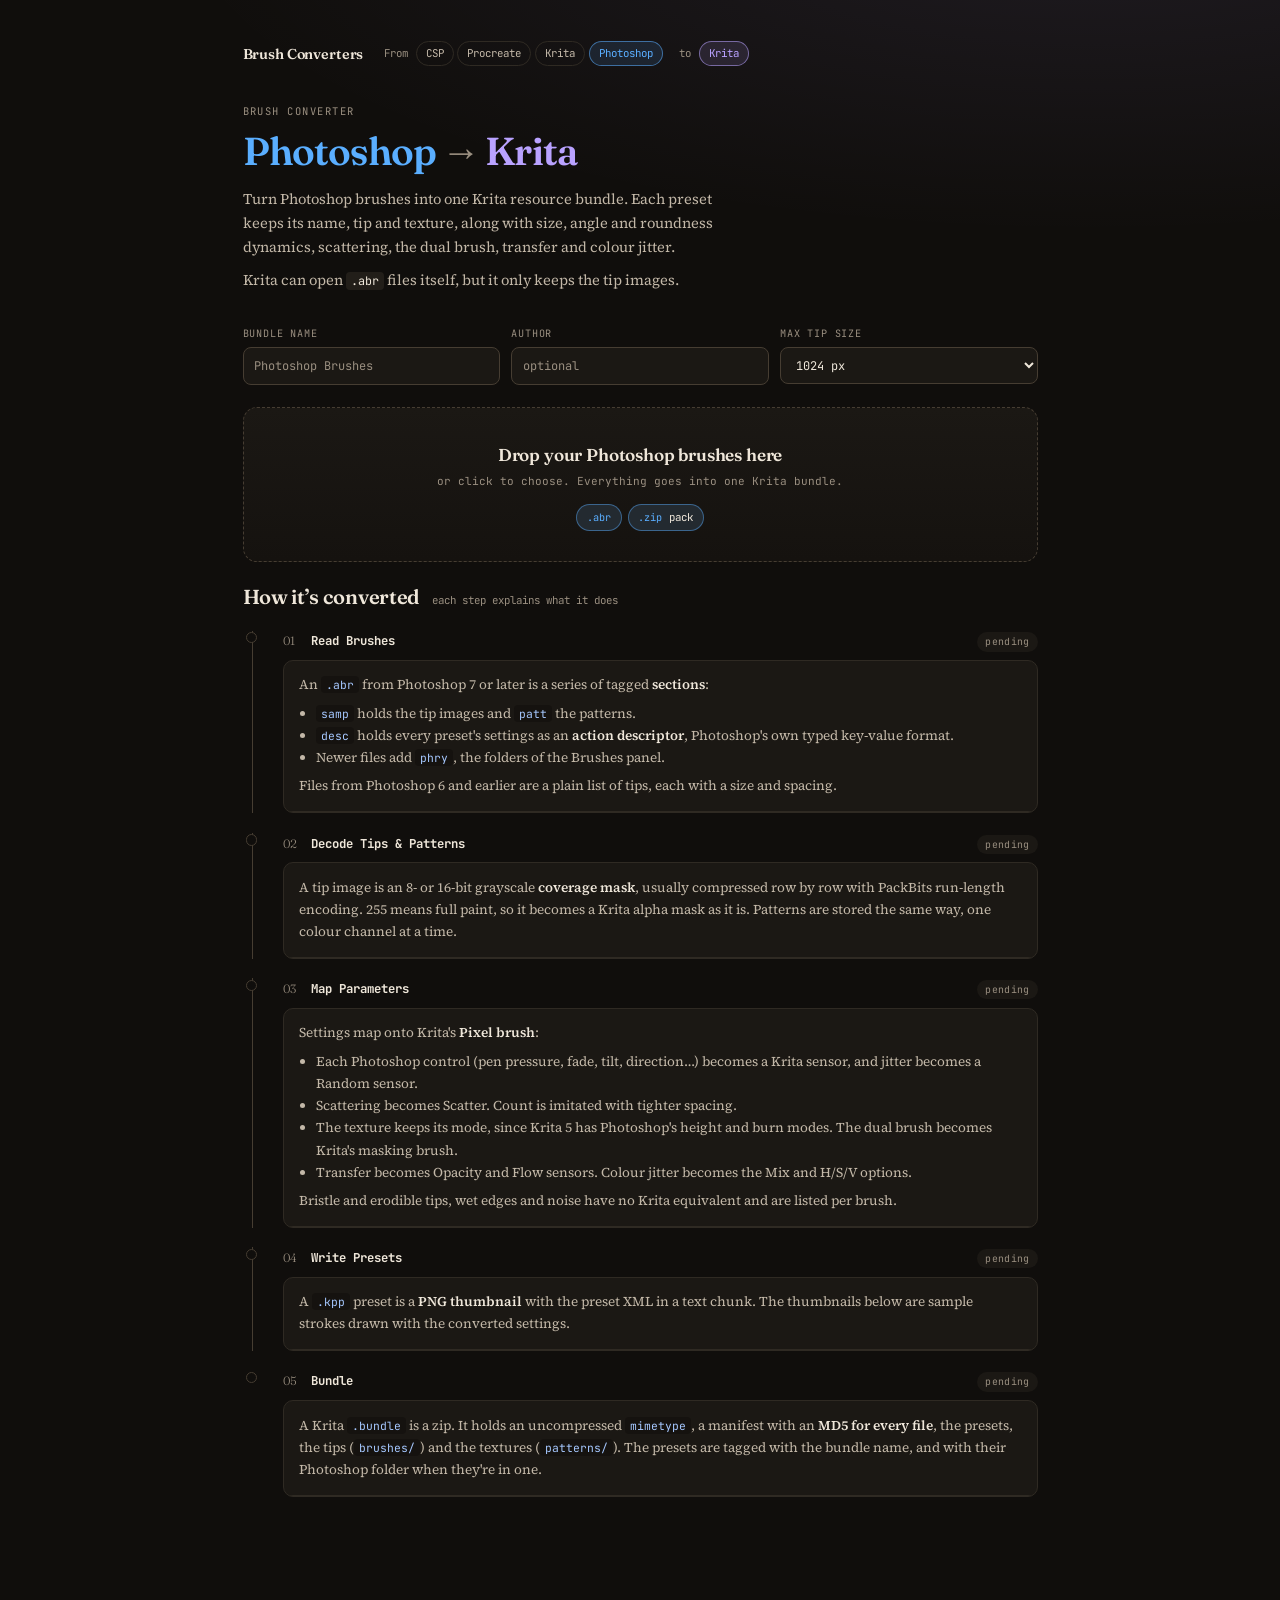
<file: tools/photoshop-to-krita/index.html>
<!DOCTYPE html>
<html lang="en">
<head>
  <meta charset="UTF-8">
  <meta name="viewport" content="width=device-width, initial-scale=1.0">
  <title>Photoshop to Krita Brush Converter</title>
  <link rel="stylesheet" href="../../assets/fonts.css">
  <link rel="stylesheet" href="../../assets/style.css">
  <script src="../../vendor/jszip/3.10.1/jszip.min.js"></script>
</head>
<body class="to-krita">
  <div class="wrap">
    <nav class="crumbs" id="nav" aria-label="Converters"><a class="home" href="../../">Brush Converters</a></nav>
    <header>
      <p class="kicker">Brush converter</p>
      <h1><span class="c-photoshop">Photoshop</span><span class="to">→</span><span class="c-krita">Krita</span></h1>
      <p class="subtitle">Turn Photoshop brushes into one Krita resource bundle. Each preset keeps its name, tip and texture, along with size, angle and roundness dynamics, scattering, the dual brush, transfer and colour jitter.</p>
      <p class="subtitle">Krita can open <code>.abr</code> files itself, but it only keeps the tip images.</p>
    </header>

    <div class="opts">
      <label>Bundle name <input id="optName" placeholder="Photoshop Brushes" autocomplete="off"></label>
      <label>Author <input id="optAuthor" placeholder="optional" autocomplete="off"></label>
      <label>Max tip size
        <select id="optTip" title="Larger keeps more detail in big brushes; smaller makes the bundle lighter"><option value="512">512 px</option><option value="1024" selected>1024 px</option><option value="2048">2048 px</option></select>
      </label>
    </div>

    <div class="drop" id="drop" tabindex="0" role="button" aria-label="Choose .abr files">
      <div class="drop-title">Drop your Photoshop brushes here</div>
      <div class="drop-hint">or click to choose. Everything goes into one Krita bundle.</div>
      <div class="drop-accepts"><span class="fmt photoshop"><code>.abr</code></span><span class="fmt photoshop"><code>.zip</code> pack</span></div>
      <div class="drop-file" id="dropFile"></div>
      <input type="file" id="fi" accept=".abr,.zip" multiple>
    </div>

    <div class="pipeline-title"><h2>How it’s converted</h2><span>each step explains what it does</span></div>
    <div class="pipeline">
      <div class="stg" id="s1"><div class="stg-head"><span class="stg-n">01</span><span class="stg-name">Read Brushes</span><span class="stg-badge wait" id="b1">pending</span></div>
      <div class="stg-body"><div class="stg-info">An <code>.abr</code> from Photoshop 7 or later is a series of tagged <strong>sections</strong>:
        <ul>
          <li><code>samp</code> holds the tip images and <code>patt</code> the patterns.</li>
          <li><code>desc</code> holds every preset's settings as an <strong>action descriptor</strong>, Photoshop's own typed key-value format.</li>
          <li>Newer files add <code>phry</code>, the folders of the Brushes panel.</li>
        </ul>
        Files from Photoshop 6 and earlier are a plain list of tips, each with a size and spacing.</div><div class="log" id="o1"></div></div></div>

      <div class="stg" id="s2"><div class="stg-head"><span class="stg-n">02</span><span class="stg-name">Decode Tips &amp; Patterns</span><span class="stg-badge wait" id="b2">pending</span></div>
      <div class="stg-body"><div class="stg-info">A tip image is an 8- or 16-bit grayscale <strong>coverage mask</strong>, usually compressed row by row with PackBits run-length encoding. 255 means full paint, so it becomes a Krita alpha mask as it is. Patterns are stored the same way, one colour channel at a time.</div>
      <div class="tex-row" id="mats"></div><div class="log" id="o2"></div></div></div>

      <div class="stg" id="s3"><div class="stg-head"><span class="stg-n">03</span><span class="stg-name">Map Parameters</span><span class="stg-badge wait" id="b3">pending</span></div>
      <div class="stg-body"><div class="stg-info">Settings map onto Krita's <strong>Pixel brush</strong>:
        <ul>
          <li>Each Photoshop control (pen pressure, fade, tilt, direction…) becomes a Krita sensor, and jitter becomes a Random sensor.</li>
          <li>Scattering becomes Scatter. Count is imitated with tighter spacing.</li>
          <li>The texture keeps its mode, since Krita 5 has Photoshop's height and burn modes. The dual brush becomes Krita's masking brush.</li>
          <li>Transfer becomes Opacity and Flow sensors. Colour jitter becomes the Mix and H/S/V options.</li>
        </ul>
        Bristle and erodible tips, wet edges and noise have no Krita equivalent and are listed per brush.</div><div class="log" id="o3"></div></div></div>

      <div class="stg" id="s4"><div class="stg-head"><span class="stg-n">04</span><span class="stg-name">Write Presets</span><span class="stg-badge wait" id="b4">pending</span></div>
      <div class="stg-body"><div class="stg-info">A <code>.kpp</code> preset is a <strong>PNG thumbnail</strong> with the preset XML in a text chunk. The thumbnails below are sample strokes drawn with the converted settings.</div>
      <div class="brush-grid" id="cards"></div><div class="log" id="o4"></div></div></div>

      <div class="stg" id="s5"><div class="stg-head"><span class="stg-n">05</span><span class="stg-name">Bundle</span><span class="stg-badge wait" id="b5">pending</span></div>
      <div class="stg-body"><div class="stg-info">A Krita <code>.bundle</code> is a zip. It holds an uncompressed <code>mimetype</code>, a manifest with an <strong>MD5 for every file</strong>, the presets, the tips (<code>brushes/</code>) and the textures (<code>patterns/</code>). The presets are tagged with the bundle name, and with their Photoshop folder when they're in one.</div><div class="log" id="o5"></div></div></div>
    </div>
  </div>

  <script type="module">
    import { browserImaging, imageToCanvas, maskToCanvas } from '../../lib/image.js';
    import { writeBundle } from '../../lib/krita/bundle.js';
    import { photoshopToKrita } from '../../lib/krita/from-photoshop.js';
    import { kppBytes } from '../../lib/krita/kpp.js';
    import { ResourcePool, slug } from '../../lib/krita/preset.js';
    import { renderNav } from '../../lib/nav.js';
    import { readAbrFiles } from '../../lib/photoshop/abr.js';
    import { badge, brushCard, detailsAction, download, failRunning, formatSize, imageCard, latestOnly, log, progress, readFiles, resetStages, setResult, setupDrop, uniqueNamer } from '../../lib/ui.js';

    renderNav('photoshop', 'krita');
    const STAGES = 5;
    const MAX_PREVIEWS = 24;
    const TIP_KINDS = { computed: 'round tip', sampled: 'image tip', bristle: 'bristle tip', erodible: 'erodible tip' };
    const state = { files: null, presets: null, resources: null, failed: 0, warned: 0, output: null };

    const bundleName = () => document.getElementById('optName').value.trim()
      || (state.files && state.files.length === 1 ? state.files[0].name.replace(/\.(abr|zip)$/i, '') : 'Photoshop Brushes');

    async function makeBundle() {
      const name = bundleName();
      const author = document.getElementById('optAuthor').value.trim();
      badge(5, 'run');
      document.getElementById('o5').replaceChildren();
      for (const r of state.resources) log(5, `${r.kind}/${r.filename}  ${formatSize(r.data.length)}`, 'd');
      const folders = new Set(state.presets.flatMap((p) => p.tags));
      if (folders.size) log(5, `tags: ${[name, ...folders].join(', ')}`, 'l');
      const blob = await writeBundle(window.JSZip, state.presets, state.resources, {
        name, author, tag: name,
        description: `Converted from Photoshop with brush-converters (${state.presets.length} brushes)`,
      });
      state.output = { blob, filename: `${slug(name)}.bundle` };
      log(5, `\n${state.output.filename}: ${state.presets.length} presets, ${state.resources.length} resources, ${formatSize(blob.size)}`, 'c');
      badge(5, 'ok');
      const { warned, failed } = state;
      setResult({
        state: 'ok',
        title: `${state.presets.length} brush${state.presets.length === 1 ? '' : 'es'} → ${state.output.filename} (${formatSize(blob.size)})`,
        detail: 'In Krita: Settings → Manage Resources → Import Resources. The presets are tagged with the bundle name.'
          + (warned ? ` ${warned} brush${warned === 1 ? ' has' : 'es have'} settings Krita can't reproduce — see step 04.` : '')
          + (failed ? ` ${failed} item(s) failed — see the steps below.` : ''),
        actions: [{ label: 'Download .bundle', primary: true, onClick: () => download(state.output.blob, state.output.filename) }, detailsAction],
      });
    }

    async function run(files) {
      Object.assign(state, { files, output: null, presets: null });
      document.getElementById('mats').replaceChildren();
      document.getElementById('cards').replaceChildren();
      resetStages(STAGES, `Converting ${files.length} file${files.length === 1 ? '' : 's'}…`);
      const maxTip = Number(document.getElementById('optTip').value);
      try {
        // 1. Read
        badge(1, 'run');
        const { brushes, files: read, errors } = await readAbrFiles(window.JSZip, await readFiles(files), (i, n) => progress(1, i, n));
        let failed = errors.length;
        for (const e of errors) log(1, `! ${e}`, 'r');
        for (const f of read) {
          log(1, `${f.name}: version ${f.version}, ${f.count} brush${f.count === 1 ? '' : 'es'}`, 'c');
          for (const w of f.warnings) log(1, `   - ${w}`, 'w');
        }
        for (const b of brushes) log(1, `${b.group ? `${b.group} / ` : ''}${b.name}  (${TIP_KINDS[b.tip.kind] || b.tip.kind}, ${Math.round(b.tip.size)} px)`, 'g');
        if (!brushes.length) throw new Error(files.length ? 'no Photoshop brushes found in what was dropped' : 'nothing to convert');
        log(1, `\n${brushes.length} brush(es)`, 'c');
        badge(1, 'ok');

        // 2. Tips and patterns, each shown once however many presets share it.
        badge(2, 'run');
        const mats = document.getElementById('mats');
        const tips = new Map(), patterns = new Map();
        for (const b of brushes) {
          for (const t of [b.tip, b.dual && b.dual.tip]) if (t && t.mask && !tips.has(t.mask)) tips.set(t.mask, b.name);
          if (b.texture && b.texture.image && !patterns.has(b.texture.image)) patterns.set(b.texture.image, b.texture.name);
        }
        let previews = 0;
        for (const [mask, name] of tips) {
          log(2, `tip ${mask.width}×${mask.height}  (${name})`, 'g');
          if (previews++ < MAX_PREVIEWS) mats.append(imageCard(maskToCanvas(mask), 'tip', name));
        }
        for (const [image, name] of patterns) {
          log(2, `pattern '${name}' ${image.width}×${image.height}`, 'g');
          if (previews++ < MAX_PREVIEWS) mats.append(imageCard(imageToCanvas(image), 'pattern', name, false));
        }
        if (!previews) log(2, 'no tip images or patterns: every brush has a round tip', 'd');
        if (previews > MAX_PREVIEWS) log(2, `(showing the first ${MAX_PREVIEWS} of ${previews} images)`, 'd');
        badge(2, 'ok');

        // 3. Mapping
        badge(3, 'run');
        const pool = new ResourcePool();
        const presets = [];
        for (const [i, b] of brushes.entries()) {
          progress(3, i + 1, brushes.length);
          try {
            const preset = await photoshopToKrita(b, pool, browserImaging, maxTip);
            presets.push(preset);
            log(3, `ok ${preset.name}: ${Math.round(b.tip.size)} px, ${preset.mapped.join(', ')}`, 'g');
            for (const w of preset.warnings) log(3, `   - ${w}`, 'w');
          } catch (e) {
            console.error(e);
            log(3, `! ${b.name}: ${e.message}`, 'r');
            failed++;
          }
        }
        if (!presets.length) throw new Error('nothing could be converted');
        log(3, `\n${presets.length} preset(s), ${pool.resources.length} tip/texture file(s)`, 'c');
        badge(3, 'ok');

        // 4. Presets
        badge(4, 'run');
        const written = [];
        const name = uniqueNamer();
        const cards = document.getElementById('cards');
        for (const [i, preset] of presets.entries()) {
          progress(4, i + 1, presets.length);
          const { data, thumbnail } = await kppBytes(preset);
          const filename = name(slug(preset.name), '.kpp');
          written.push({ filename, data, thumbnail, tags: preset.tags });
          cards.append(brushCard({ ...preset, filename, thumbnail }));
          log(4, `paintoppresets/${filename}  ${formatSize(data.length)}`, 'd');
        }
        badge(4, 'ok');

        Object.assign(state, { presets: written, resources: pool.resources, failed, warned: presets.filter((p) => p.warnings.length).length });
        await makeBundle();
      } catch (e) {
        state.presets = null;
        failRunning(STAGES, e, 'Drop Photoshop .abr brush files, or a .zip of them.');
      }
    }

    const convert = latestOnly(run);
    const rebundle = latestOnly(() => (state.presets ? makeBundle() : null));
    setupDrop({ accept: ['.abr', '.zip'], onFiles: convert });
    for (const id of ['optName', 'optAuthor']) {
      document.getElementById(id).addEventListener('change', () => rebundle().catch((e) => failRunning(STAGES, e)));
    }
    document.getElementById('optTip').addEventListener('change', () => { if (state.files) convert(state.files); });
  </script>
</body>
</html>
</file>
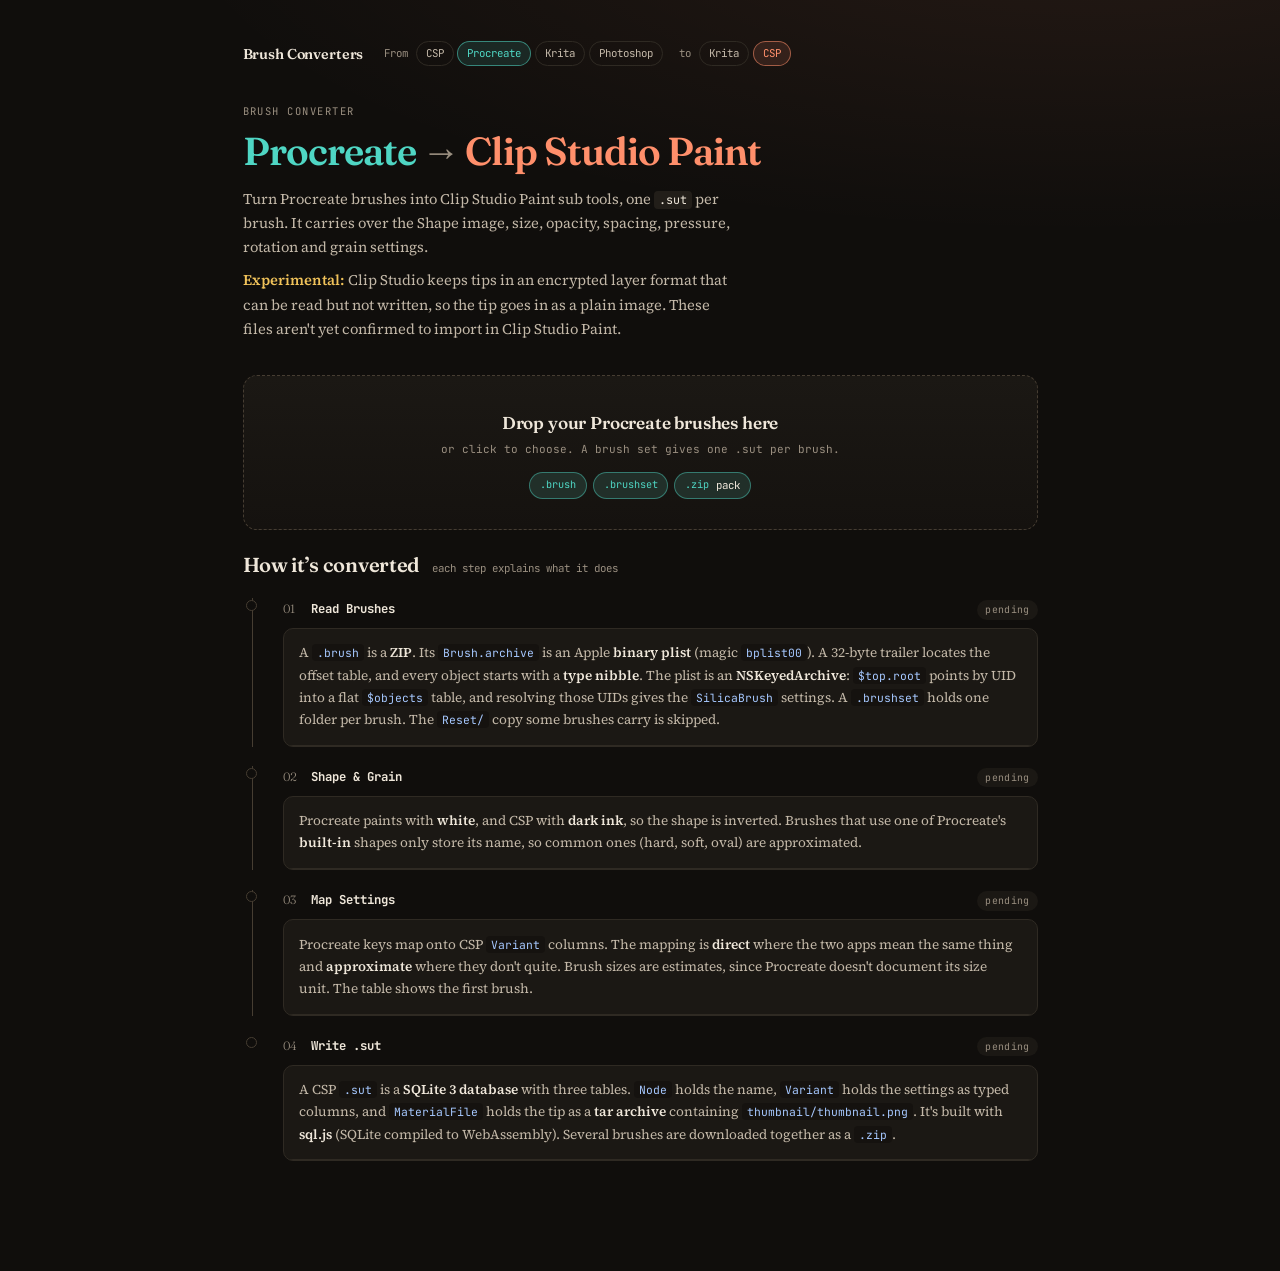
<file: tools/procreate-to-csp/index.html>
<!DOCTYPE html>
<html lang="en">
<head>
  <meta charset="UTF-8">
  <meta name="viewport" content="width=device-width, initial-scale=1.0">
  <title>Procreate to Clip Studio Paint Brush Converter</title>
  <link rel="stylesheet" href="../../assets/fonts.css">
  <link rel="stylesheet" href="../../assets/style.css">
  <script src="../../vendor/jszip/3.10.1/jszip.min.js"></script>
  <script src="../../vendor/sql.js/1.8.0/sql-wasm.js"></script>
</head>
<body class="to-csp">
  <div class="wrap">
    <nav class="crumbs" id="nav" aria-label="Converters"><a class="home" href="../../">Brush Converters</a></nav>
    <header>
      <p class="kicker">Brush converter</p>
      <h1><span class="c-procreate">Procreate</span><span class="to">→</span><span class="c-csp">Clip Studio Paint</span></h1>
      <p class="subtitle">Turn Procreate brushes into Clip Studio Paint sub tools, one <code>.sut</code> per brush. It carries over the Shape image, size, opacity, spacing, pressure, rotation and grain settings.</p>
      <p class="subtitle"><strong class="warn">Experimental:</strong> Clip Studio keeps tips in an encrypted layer format that can be read but not written, so the tip goes in as a plain image. These files aren't yet confirmed to import in Clip Studio Paint.</p>
    </header>
    <div class="drop" id="drop" tabindex="0" role="button" aria-label="Choose .brush or .brushset files">
      <div class="drop-title">Drop your Procreate brushes here</div>
      <div class="drop-hint">or click to choose. A brush set gives one <code>.sut</code> per brush.</div>
      <div class="drop-accepts"><span class="fmt procreate"><code>.brush</code></span><span class="fmt procreate"><code>.brushset</code></span><span class="fmt procreate"><code>.zip</code> pack</span></div>
      <div class="drop-file" id="dropFile"></div>
      <input type="file" id="fi" accept=".brush,.brushset,.zip" multiple>
    </div>
    <div class="pipeline-title"><h2>How it’s converted</h2><span>each step explains what it does</span></div>
    <div class="pipeline">
      <div class="stg" id="s1"><div class="stg-head"><span class="stg-n">01</span><span class="stg-name">Read Brushes</span><span class="stg-badge wait" id="b1">pending</span></div>
      <div class="stg-body"><div class="stg-info">A <code>.brush</code> is a <strong>ZIP</strong>. Its <code>Brush.archive</code> is an Apple <strong>binary plist</strong> (magic <code>bplist00</code>). A 32-byte trailer locates the offset table, and every object starts with a <strong>type nibble</strong>. The plist is an <strong>NSKeyedArchive</strong>: <code>$top.root</code> points by UID into a flat <code>$objects</code> table, and resolving those UIDs gives the <code>SilicaBrush</code> settings. A <code>.brushset</code> holds one folder per brush. The <code>Reset/</code> copy some brushes carry is skipped.</div><div class="log" id="o1"></div></div></div>

      <div class="stg" id="s2"><div class="stg-head"><span class="stg-n">02</span><span class="stg-name">Shape &amp; Grain</span><span class="stg-badge wait" id="b2">pending</span></div>
      <div class="stg-body"><div class="stg-info">Procreate paints with <strong>white</strong>, and CSP with <strong>dark ink</strong>, so the shape is inverted. Brushes that use one of Procreate's <strong>built-in</strong> shapes only store its name, so common ones (hard, soft, oval) are approximated.</div>
      <div class="tex-row" id="mats"></div><div class="log" id="o2"></div></div></div>

      <div class="stg" id="s3"><div class="stg-head"><span class="stg-n">03</span><span class="stg-name">Map Settings</span><span class="stg-badge wait" id="b3">pending</span></div>
      <div class="stg-body"><div class="stg-info">Procreate keys map onto CSP <code>Variant</code> columns. The mapping is <strong class="c-ok">direct</strong> where the two apps mean the same thing and <strong class="warn">approximate</strong> where they don't quite. Brush sizes are estimates, since Procreate doesn't document its size unit. The table shows the first brush.</div>
      <div class="ptbl-wrap"><table class="ptbl"><thead><tr><th>Procreate Key</th><th>Value</th><th>CSP Column</th><th>Fidelity</th></tr></thead><tbody id="ptbody"></tbody></table></div>
      <div class="log" id="o3"></div></div></div>

      <div class="stg" id="s4"><div class="stg-head"><span class="stg-n">04</span><span class="stg-name">Write .sut</span><span class="stg-badge wait" id="b4">pending</span></div>
      <div class="stg-body"><div class="stg-info">A CSP <code>.sut</code> is a <strong>SQLite 3 database</strong> with three tables. <code>Node</code> holds the name, <code>Variant</code> holds the settings as typed columns, and <code>MaterialFile</code> holds the tip as a <strong>tar archive</strong> containing <code>thumbnail/thumbnail.png</code>. It's built with <strong>sql.js</strong> (SQLite compiled to WebAssembly). Several brushes are downloaded together as a <code>.zip</code>.</div><div class="log" id="o4"></div></div></div>
    </div>
  </div>

  <script type="module">
    import { writeSut } from '../../lib/csp/write.js';
    import { browserImaging, decodeImage, fitMask, maskToCanvas } from '../../lib/image.js';
    import { slug } from '../../lib/krita/preset.js';
    import { renderNav } from '../../lib/nav.js';
    import { padSquare } from '../../lib/pixels.js';
    import { bundledShapeGuess, readProcreateFiles, shapeMask } from '../../lib/procreate/read.js';
    import { settingsWarnings } from '../../lib/procreate/settings.js';
    import { badge, detailsAction, download, escapeHtml, failRunning, formatSize, imageCard, latestOnly, loadSql, log, progress, readFiles, resetStages, setResult, setupDrop, uniqueNamer } from '../../lib/ui.js';

    renderNav('procreate', 'csp');
    const STAGES = 4;
    const MAX_TIP = 1024;
    const MAX_PREVIEWS = 16;

    const f3 = (v) => (typeof v === 'number' ? (Number.isInteger(v) ? String(v) : v.toFixed(3)) : String(v));
    // [Procreate keys, settings value -> CSP column text, fidelity]
    const TABLE = [
      [['paintSize', 'maxSize', 'minSize'], (s) => `BrushSize ← ${Math.round(s.size)} px`, 'apx'],
      [['paintOpacity'], (s) => `Opacity ← ${f3(s.opacity * 100)}`, 'dir'],
      [['dynamicsGlazedFlow'], (s) => `BrushFlow ← ${f3(s.flow * 100)}`, 'apx'],
      [['plotSpacing'], (s) => `BrushInterval ← ${f3(s.spacing * 100)}`, 'dir'],
      [['plotJitter'], (s) => `SprayDeviation ← ${f3(s.jitter * 100)}`, 'apx'],
      [['plotSmoothing'], (s) => `BrushRevision ← ${Math.min(20, Math.round(s.streamline * 20))}`, 'apx'],
      [['dynamicsPressureSize'], (s) => `BrushSizeMin ← ${f3(s.size * (1 - s.pressureSize))}`, 'dir'],
      [['dynamicsPressureOpacity'], (s) => `PaintOpacityMin ← ${f3((1 - s.pressureOpacity) * 100)}`, 'dir'],
      [['dynamicsSpeedSize'], (s) => `DynSpeedSize ← ${f3(s.speedSize)}`, 'apx'],
      [['shapeAngle'], (s) => `BrushRotation ← ${f3(s.angle)}°`, 'dir'],
      [['shapeRoundness'], (s) => `BrushThickness ← ${f3(s.roundness * 100)}`, 'dir'],
      [['shapeRotation'], (s) => `Oriented ← ${s.followStroke ? 1 : 0}`, 'apx'],
      [['shapeScatter', 'shapeRandomise'], (s) => `DirectionRange ← ${s.randomRotation || s.rotationJitter > 0.01 ? 360 : 0}`, 'apx'],
      [['grainDepth'], (s) => `TextureDensity ← ${f3(s.hasGrain ? s.grainDepth * 100 : 0)}`, 'apx'],
      [['textureScale'], (s) => `TextureScale ← ${f3(s.grainScale * 100)}`, 'apx'],
      [['taperStartLength', 'taperEndLength'], (s) => `BrushInLength / BrushOutLength ← ${f3(s.taperStart * 100)} / ${f3(s.taperEnd * 100)}`, 'apx'],
    ];

    function table(b) {
      const tb = document.getElementById('ptbody');
      tb.replaceChildren();
      for (const [keys, to, f] of TABLE) {
        const present = keys.filter((k) => b.raw[k] !== undefined);
        if (!present.length) continue;
        const tr = document.createElement('tr');
        tr.innerHTML = `<td>${escapeHtml(present.join(', '))}</td><td>${escapeHtml(present.map((k) => f3(b.raw[k])).join(', '))}</td>`
          + `<td>${escapeHtml(to(b.settings))}</td><td><span class="${f}">${f === 'dir' ? 'direct' : 'approx'}</span></td>`;
        tb.appendChild(tr);
      }
    }

    let out = null;

    async function run(files) {
      out = null;
      document.getElementById('mats').replaceChildren();
      document.getElementById('ptbody').replaceChildren();
      resetStages(STAGES, `Converting ${files.length} file${files.length === 1 ? '' : 's'}…`);
      try {
        // 1. Read
        badge(1, 'run');
        const { brushes, errors } = await readProcreateFiles(window.JSZip, await readFiles(files), (i, n) => progress(1, i, n));
        let failed = errors.length;
        for (const e of errors) log(1, `! ${e}`, 'r');
        for (const b of brushes) log(1, `${b.name}: ${Object.keys(b.raw).length} settings  (${b.file})`, 'g');
        if (!brushes.length) throw new Error(errors[0] || 'no Procreate brushes found in what was dropped');
        badge(1, 'ok');

        // 2. Shape & grain
        badge(2, 'run');
        const mats = document.getElementById('mats');
        for (const [i, b] of brushes.entries()) {
          progress(2, i + 1, brushes.length);
          const img = b.shape ? await decodeImage(b.shape).catch(() => null) : null;
          b.warnings = settingsWarnings({ ...b.settings, hasGrain: !!b.grain });
          if (img) {
            b.tip = shapeMask(img, b.settings.shapeInverted);
            log(2, `${b.name}: Shape.png ${img.width}×${img.height}`, 'g');
          } else {
            const guess = bundledShapeGuess(b.settings.bundledShape);
            b.tip = browserImaging.circleMask(guess ? guess.hardness : 1);
            if (guess && guess.ratio < 1) b.settings.roundness *= guess.ratio;
            const why = b.settings.bundledShape ? `built-in shape '${b.settings.bundledShape}' isn't in the file` : 'no Shape.png';
            b.warnings.push(`${why}; ${guess ? 'approximated' : 'using a round tip'}`);
            log(2, `${b.name}: ${why}; ${guess ? 'approximated' : 'round tip'}`, 'w');
          }
          b.settings.hasGrain = !!b.grain;
          if (b.grain) { b.warnings.push("Grain.png not carried over: only the tip image can be stored"); log(2, '  Grain.png not carried over: only the tip image can be stored', 'w'); }
          b.tip = fitMask(padSquare(b.tip), MAX_TIP, 'gray');
          if (i < MAX_PREVIEWS) {
            mats.append(imageCard(maskToCanvas(b.tip, 'gray'), 'Shape', b.name, false));
            mats.append(imageCard(maskToCanvas({ ...b.tip, data: b.tip.data.map((v) => 255 - v) }, 'gray'), 'CSP tip', b.name));
          }
        }
        badge(2, 'ok');

        // 3. Settings
        badge(3, 'run');
        table(brushes[0]);
        for (const b of brushes) {
          log(3, `${b.name}: ${Math.round(b.settings.size)} px, spacing ${f3(b.settings.spacing)}, pressure size ${f3(b.settings.pressureSize)}, pressure opacity ${f3(b.settings.pressureOpacity)}`, 'g');
          for (const w of b.warnings) log(3, `   - ${w}`, 'w');
        }
        badge(3, 'ok');

        // 4. .sut
        badge(4, 'run');
        log(4, 'Loading sql.js (WebAssembly)…', 'd');
        const SQL = await loadSql();
        const name = uniqueNamer();
        const suts = [];
        for (const [i, b] of brushes.entries()) {
          progress(4, i + 1, brushes.length);
          try {
            const data = await writeSut(SQL, b.settings, b.tip);
            const filename = name(slug(b.name), '.sut');
            suts.push({ filename, data });
            log(4, `${filename}  ${formatSize(data.length)}  (Node, Variant ×2, MaterialFile)`, 'd');
          } catch (e) {
            console.error(e);
            log(4, `! ${b.name}: ${e.message}`, 'r');
            failed++;
          }
        }
        if (!suts.length) throw new Error('no .sut could be written');
        if (suts.length === 1) out = { blob: new Blob([suts[0].data], { type: 'application/octet-stream' }), filename: suts[0].filename };
        else {
          const zip = new window.JSZip();
          for (const s of suts) zip.file(s.filename, s.data);
          const stem = files.length === 1 ? files[0].name.replace(/\.(brush|brushset|zip)$/i, '') : 'Procreate Brushes';
          out = { blob: await zip.generateAsync({ type: 'blob', compression: 'DEFLATE' }), filename: `${slug(stem)} (CSP).zip` };
        }
        log(4, `\n${out.filename}: ${formatSize(out.blob.size)}`, 'c');
        badge(4, 'ok');
        const warned = brushes.filter((b) => b.warnings.length).length;
        setResult({
          state: 'ok',
          title: `${suts.length} brush${suts.length === 1 ? '' : 'es'} → ${out.filename} (${formatSize(out.blob.size)})`,
          detail: `Import in CSP: File → Import Sub Tool${suts.length > 1 ? ', one .sut at a time (unzip first)' : ''}. Experimental: CSP-native tip layers can't be written, so the tip is stored as an image and CSP may not accept the file.`
            + (warned ? ` ${warned} brush${warned === 1 ? ' has' : 'es have'} settings that couldn't be carried over — see step 03.` : '')
            + (failed ? ` ${failed} item(s) failed — see the steps below.` : ''),
          actions: [{ label: `Download ${suts.length === 1 ? '.sut' : '.zip'}`, primary: true, onClick: () => download(out.blob, out.filename) }, detailsAction],
        });
      } catch (e) {
        failRunning(STAGES, e, 'Drop Procreate .brush or .brushset files.');
      }
    }

    setupDrop({ accept: ['.brush', '.brushset', '.zip'], onFiles: latestOnly(run) });
  </script>
</body>
</html>
</file>
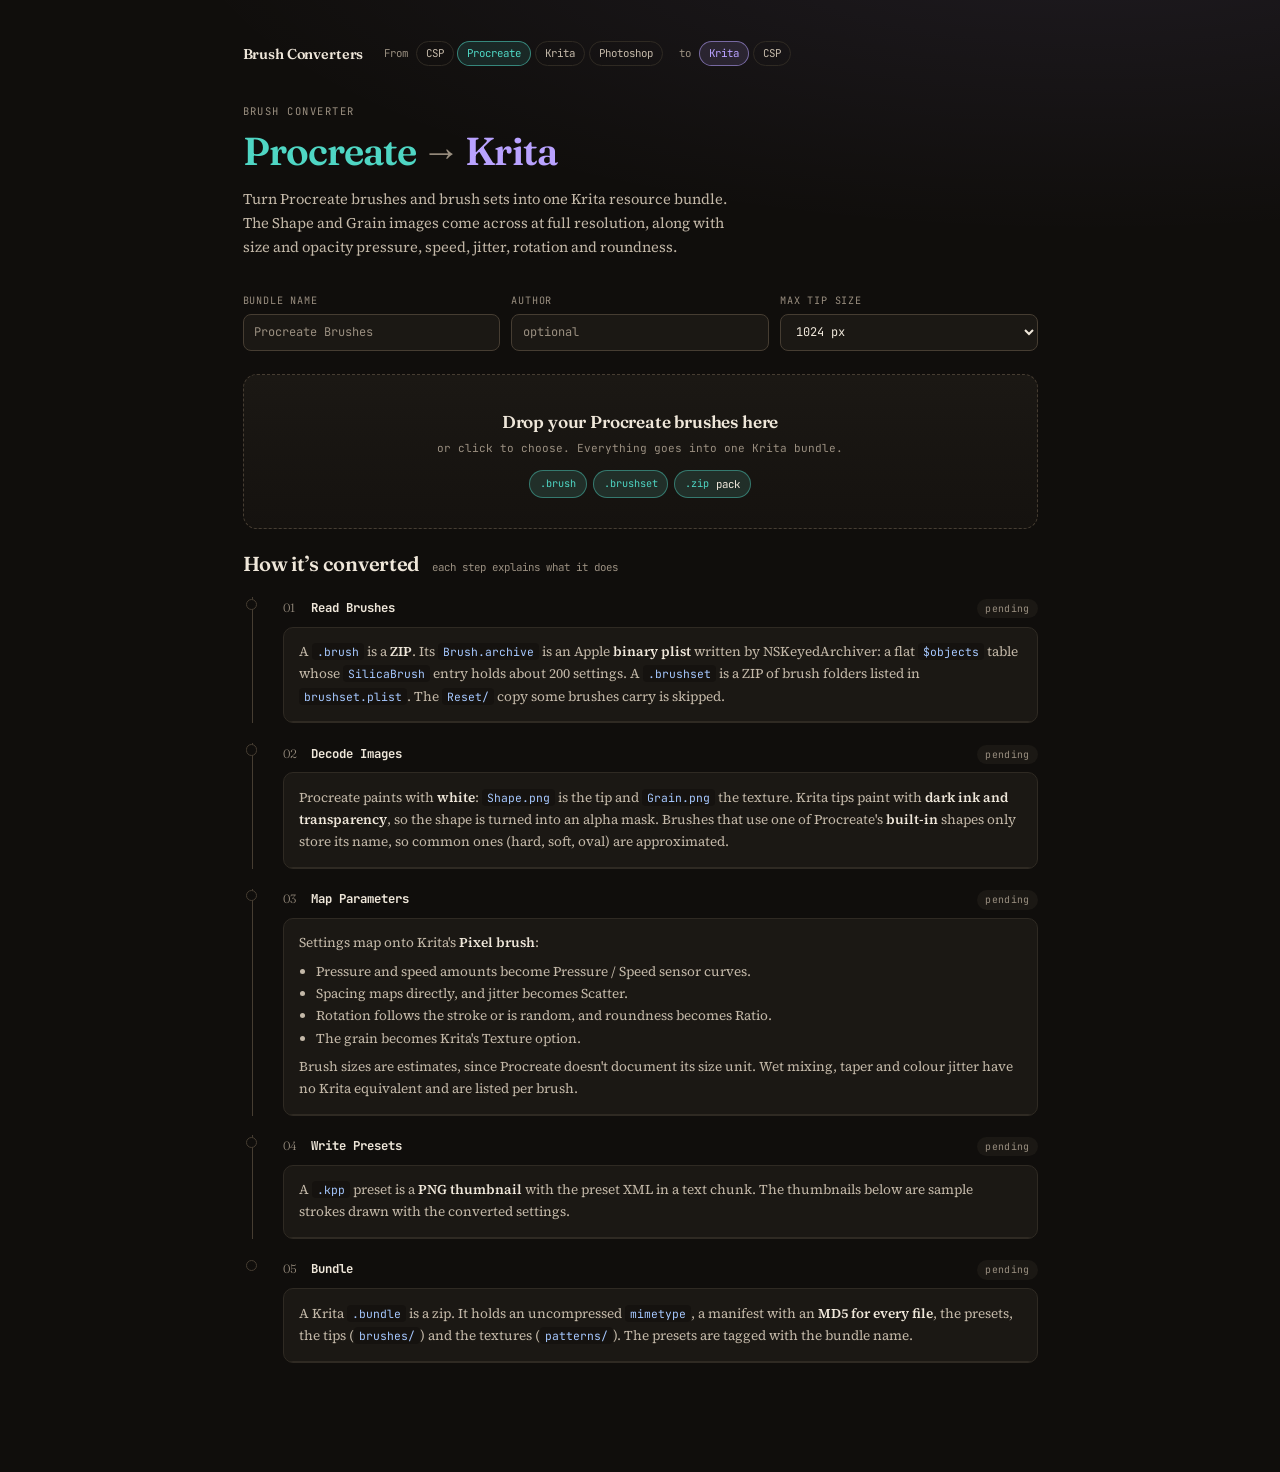
<file: tools/procreate-to-krita/index.html>
<!DOCTYPE html>
<html lang="en">
<head>
  <meta charset="UTF-8">
  <meta name="viewport" content="width=device-width, initial-scale=1.0">
  <title>Procreate to Krita Brush Converter</title>
  <link rel="stylesheet" href="../../assets/fonts.css">
  <link rel="stylesheet" href="../../assets/style.css">
  <script src="../../vendor/jszip/3.10.1/jszip.min.js"></script>
</head>
<body class="to-krita">
  <div class="wrap">
    <nav class="crumbs" id="nav" aria-label="Converters"><a class="home" href="../../">Brush Converters</a></nav>
    <header>
      <p class="kicker">Brush converter</p>
      <h1><span class="c-procreate">Procreate</span><span class="to">→</span><span class="c-krita">Krita</span></h1>
      <p class="subtitle">Turn Procreate brushes and brush sets into one Krita resource bundle. The Shape and Grain images come across at full resolution, along with size and opacity pressure, speed, jitter, rotation and roundness.</p>
    </header>

    <div class="opts">
      <label>Bundle name <input id="optName" placeholder="Procreate Brushes" autocomplete="off"></label>
      <label>Author <input id="optAuthor" placeholder="optional" autocomplete="off"></label>
      <label>Max tip size
        <select id="optTip" title="Larger keeps more detail in big brushes; smaller makes the bundle lighter"><option value="512">512 px</option><option value="1024" selected>1024 px</option><option value="2048">2048 px</option></select>
      </label>
    </div>

    <div class="drop" id="drop" tabindex="0" role="button" aria-label="Choose .brush or .brushset files">
      <div class="drop-title">Drop your Procreate brushes here</div>
      <div class="drop-hint">or click to choose. Everything goes into one Krita bundle.</div>
      <div class="drop-accepts"><span class="fmt procreate"><code>.brush</code></span><span class="fmt procreate"><code>.brushset</code></span><span class="fmt procreate"><code>.zip</code> pack</span></div>
      <div class="drop-file" id="dropFile"></div>
      <input type="file" id="fi" accept=".brush,.brushset,.zip" multiple>
    </div>

    <div class="pipeline-title"><h2>How it’s converted</h2><span>each step explains what it does</span></div>
    <div class="pipeline">
      <div class="stg" id="s1"><div class="stg-head"><span class="stg-n">01</span><span class="stg-name">Read Brushes</span><span class="stg-badge wait" id="b1">pending</span></div>
      <div class="stg-body"><div class="stg-info">A <code>.brush</code> is a <strong>ZIP</strong>. Its <code>Brush.archive</code> is an Apple <strong>binary plist</strong> written by NSKeyedArchiver: a flat <code>$objects</code> table whose <code>SilicaBrush</code> entry holds about 200 settings. A <code>.brushset</code> is a ZIP of brush folders listed in <code>brushset.plist</code>. The <code>Reset/</code> copy some brushes carry is skipped.</div><div class="log" id="o1"></div></div></div>

      <div class="stg" id="s2"><div class="stg-head"><span class="stg-n">02</span><span class="stg-name">Decode Images</span><span class="stg-badge wait" id="b2">pending</span></div>
      <div class="stg-body"><div class="stg-info">Procreate paints with <strong>white</strong>: <code>Shape.png</code> is the tip and <code>Grain.png</code> the texture. Krita tips paint with <strong>dark ink and transparency</strong>, so the shape is turned into an alpha mask. Brushes that use one of Procreate's <strong>built-in</strong> shapes only store its name, so common ones (hard, soft, oval) are approximated.</div>
      <div class="tex-row" id="mats"></div><div class="log" id="o2"></div></div></div>

      <div class="stg" id="s3"><div class="stg-head"><span class="stg-n">03</span><span class="stg-name">Map Parameters</span><span class="stg-badge wait" id="b3">pending</span></div>
      <div class="stg-body"><div class="stg-info">Settings map onto Krita's <strong>Pixel brush</strong>:
        <ul>
          <li>Pressure and speed amounts become Pressure / Speed sensor curves.</li>
          <li>Spacing maps directly, and jitter becomes Scatter.</li>
          <li>Rotation follows the stroke or is random, and roundness becomes Ratio.</li>
          <li>The grain becomes Krita's Texture option.</li>
        </ul>
        Brush sizes are estimates, since Procreate doesn't document its size unit. Wet mixing, taper and colour jitter have no Krita equivalent and are listed per brush.</div><div class="log" id="o3"></div></div></div>

      <div class="stg" id="s4"><div class="stg-head"><span class="stg-n">04</span><span class="stg-name">Write Presets</span><span class="stg-badge wait" id="b4">pending</span></div>
      <div class="stg-body"><div class="stg-info">A <code>.kpp</code> preset is a <strong>PNG thumbnail</strong> with the preset XML in a text chunk. The thumbnails below are sample strokes drawn with the converted settings.</div>
      <div class="brush-grid" id="cards"></div><div class="log" id="o4"></div></div></div>

      <div class="stg" id="s5"><div class="stg-head"><span class="stg-n">05</span><span class="stg-name">Bundle</span><span class="stg-badge wait" id="b5">pending</span></div>
      <div class="stg-body"><div class="stg-info">A Krita <code>.bundle</code> is a zip. It holds an uncompressed <code>mimetype</code>, a manifest with an <strong>MD5 for every file</strong>, the presets, the tips (<code>brushes/</code>) and the textures (<code>patterns/</code>). The presets are tagged with the bundle name.</div><div class="log" id="o5"></div></div></div>
    </div>
  </div>

  <script type="module">
    import { browserImaging, decodeImage, maskToCanvas } from '../../lib/image.js';
    import { writeBundle } from '../../lib/krita/bundle.js';
    import { procreateToKrita } from '../../lib/krita/from-procreate.js';
    import { kppBytes } from '../../lib/krita/kpp.js';
    import { ResourcePool, slug } from '../../lib/krita/preset.js';
    import { renderNav } from '../../lib/nav.js';
    import { readProcreateFiles, shapeMask, grainGray } from '../../lib/procreate/read.js';
    import { badge, brushCard, detailsAction, download, failRunning, formatSize, imageCard, latestOnly, log, progress, readFiles, resetStages, setResult, setupDrop, uniqueNamer } from '../../lib/ui.js';

    renderNav('procreate', 'krita');
    const STAGES = 5;
    const MAX_PREVIEWS = 24;
    const state = { files: null, presets: null, resources: null, failed: 0, warned: 0, output: null, setName: null };

    const bundleName = () => document.getElementById('optName').value.trim()
      || state.setName
      || (state.files && state.files.length === 1 ? state.files[0].name.replace(/\.(brush|brushset|zip)$/i, '') : 'Procreate Brushes');

    async function makeBundle() {
      const name = bundleName();
      const author = document.getElementById('optAuthor').value.trim();
      badge(5, 'run');
      document.getElementById('o5').replaceChildren();
      for (const r of state.resources) log(5, `${r.kind}/${r.filename}  ${formatSize(r.data.length)}`, 'd');
      const blob = await writeBundle(window.JSZip, state.presets, state.resources, {
        name, author, tag: name,
        description: `Converted from Procreate with brush-converters (${state.presets.length} brushes)`,
      });
      state.output = { blob, filename: `${slug(name)}.bundle` };
      log(5, `\n${state.output.filename}: ${state.presets.length} presets, ${state.resources.length} resources, ${formatSize(blob.size)}`, 'c');
      badge(5, 'ok');
      const { warned, failed } = state;
      setResult({
        state: 'ok',
        title: `${state.presets.length} brush${state.presets.length === 1 ? '' : 'es'} → ${state.output.filename} (${formatSize(blob.size)})`,
        detail: 'In Krita: Settings → Manage Resources → Import Resources. The presets are tagged with the bundle name.'
          + (warned ? ` ${warned} brush${warned === 1 ? ' has' : 'es have'} settings Krita can't reproduce — see step 04.` : '')
          + (failed ? ` ${failed} item(s) failed — see the steps below.` : ''),
        actions: [{ label: 'Download .bundle', primary: true, onClick: () => download(state.output.blob, state.output.filename) }, detailsAction],
      });
    }

    async function run(files) {
      Object.assign(state, { files, output: null, presets: null, setName: null });
      document.getElementById('mats').replaceChildren();
      document.getElementById('cards').replaceChildren();
      resetStages(STAGES, `Converting ${files.length} file${files.length === 1 ? '' : 's'}…`);
      const maxTip = Number(document.getElementById('optTip').value);
      try {
        // 1. Read
        badge(1, 'run');
        const { brushes, errors } = await readProcreateFiles(window.JSZip, await readFiles(files), (i, n) => progress(1, i, n));
        let failed = errors.length;
        for (const e of errors) log(1, `! ${e}`, 'r');
        for (const b of brushes) log(1, `${b.name}  (${b.file}${b.path.includes('/') ? `: ${b.path}` : ''})`, 'g');
        if (!brushes.length) throw new Error(files.length ? 'no Procreate brushes found in what was dropped' : 'nothing to convert');
        if (files.length === 1 && /\.brushset$/i.test(files[0].name)) state.setName = files[0].name.replace(/\.brushset$/i, '');
        log(1, `\n${brushes.length} brush(es)`, 'c');
        badge(1, 'ok');

        // 2. Images
        badge(2, 'run');
        const mats = document.getElementById('mats');
        let previews = 0;
        for (const [i, b] of brushes.entries()) {
          progress(2, i + 1, brushes.length);
          b.shapeImage = b.shape ? await decodeImage(b.shape).catch(() => null) : null;
          b.grainImage = b.grain ? await decodeImage(b.grain).catch(() => null) : null;
          const what = [b.shapeImage && `Shape ${b.shapeImage.width}×${b.shapeImage.height}`,
            b.grainImage && `Grain ${b.grainImage.width}×${b.grainImage.height}`].filter(Boolean).join(', ');
          log(2, `${b.name}: ${what || 'no images in the file'}`, what ? 'g' : 'd');
          if (!b.shapeImage && b.settings.bundledShape) log(2, `  built-in shape '${b.settings.bundledShape}'`, 'w');
          if (!b.grainImage && b.settings.bundledGrain) log(2, `  built-in grain '${b.settings.bundledGrain}'`, 'w');
          if (b.shapeImage && previews++ < MAX_PREVIEWS) mats.append(imageCard(maskToCanvas(shapeMask(b.shapeImage, b.settings.shapeInverted)), 'shape', b.name));
          if (b.grainImage && previews++ < MAX_PREVIEWS) mats.append(imageCard(maskToCanvas(grainGray(b.grainImage), 'gray'), 'grain', b.name, false));
        }
        if (previews > MAX_PREVIEWS) log(2, `(showing the first ${MAX_PREVIEWS} of ${previews} images)`, 'd');
        badge(2, 'ok');

        // 3. Mapping
        badge(3, 'run');
        const pool = new ResourcePool();
        const presets = [];
        for (const [i, b] of brushes.entries()) {
          progress(3, i + 1, brushes.length);
          try {
            const preset = await procreateToKrita(b, pool, browserImaging, maxTip);
            presets.push(preset);
            log(3, `ok ${preset.name}: ${Math.round(b.settings.size)} px, ${preset.mapped.join(', ')}`, 'g');
            for (const w of preset.warnings) log(3, `   - ${w}`, 'w');
          } catch (e) {
            console.error(e);
            log(3, `! ${b.name}: ${e.message}`, 'r');
            failed++;
          }
        }
        if (!presets.length) throw new Error('nothing could be converted');
        log(3, `\n${presets.length} preset(s), ${pool.resources.length} tip/texture file(s)`, 'c');
        badge(3, 'ok');

        // 4. Presets
        badge(4, 'run');
        const written = [];
        const name = uniqueNamer();
        const cards = document.getElementById('cards');
        for (const [i, preset] of presets.entries()) {
          progress(4, i + 1, presets.length);
          const { data, thumbnail } = await kppBytes(preset);
          const filename = name(slug(preset.name), '.kpp');
          written.push({ filename, data, thumbnail });
          cards.append(brushCard({ ...preset, filename, thumbnail }));
          log(4, `paintoppresets/${filename}  ${formatSize(data.length)}`, 'd');
        }
        badge(4, 'ok');

        Object.assign(state, { presets: written, resources: pool.resources, failed, warned: presets.filter((p) => p.warnings.length).length });
        await makeBundle();
      } catch (e) {
        state.presets = null;
        failRunning(STAGES, e, 'Drop Procreate .brush or .brushset files, or a .zip of them.');
      }
    }

    const convert = latestOnly(run);
    const rebundle = latestOnly(() => (state.presets ? makeBundle() : null));
    setupDrop({ accept: ['.brush', '.brushset', '.zip'], onFiles: convert });
    for (const id of ['optName', 'optAuthor']) {
      document.getElementById(id).addEventListener('change', () => rebundle().catch((e) => failRunning(STAGES, e)));
    }
    document.getElementById('optTip').addEventListener('change', () => { if (state.files) convert(state.files); });
  </script>
</body>
</html>
</file>
<file: assets/fonts.css>
/* vietnamese */
@font-face {
  font-family: 'Fraunces';
  font-style: normal;
  font-weight: 300;
  font-display: swap;
  src: url(fonts/fraunces-v38-6NU78FyLNQOQZAnv9bYEvDiIdE9Ea92uemAk_WBq8U_9v0c2Wa0KxCBTeO-U.woff2) format('woff2');
  unicode-range: U+0102-0103, U+0110-0111, U+0128-0129, U+0168-0169, U+01A0-01A1, U+01AF-01B0, U+0300-0301, U+0303-0304, U+0308-0309, U+0323, U+0329, U+1EA0-1EF9, U+20AB;
}
/* latin-ext */
@font-face {
  font-family: 'Fraunces';
  font-style: normal;
  font-weight: 300;
  font-display: swap;
  src: url(fonts/fraunces-v38-6NU78FyLNQOQZAnv9bYEvDiIdE9Ea92uemAk_WBq8U_9v0c2Wa0KxCFTeO-U.woff2) format('woff2');
  unicode-range: U+0100-02BA, U+02BD-02C5, U+02C7-02CC, U+02CE-02D7, U+02DD-02FF, U+0304, U+0308, U+0329, U+1D00-1DBF, U+1E00-1E9F, U+1EF2-1EFF, U+2020, U+20A0-20AB, U+20AD-20C4, U+2113, U+2C60-2C7F, U+A720-A7FF;
}
/* latin */
@font-face {
  font-family: 'Fraunces';
  font-style: normal;
  font-weight: 300;
  font-display: swap;
  src: url(fonts/fraunces-v38-6NU78FyLNQOQZAnv9bYEvDiIdE9Ea92uemAk_WBq8U_9v0c2Wa0KxC9TeA.woff2) format('woff2');
  unicode-range: U+0000-00FF, U+0131, U+0152-0153, U+02BB-02BC, U+02C6, U+02DA, U+02DC, U+0304, U+0308, U+0329, U+2000-206F, U+20AC, U+2122, U+2191, U+2193, U+2212, U+2215, U+FEFF, U+FFFD;
}
/* vietnamese */
@font-face {
  font-family: 'Fraunces';
  font-style: normal;
  font-weight: 600;
  font-display: swap;
  src: url(fonts/fraunces-v38-6NU78FyLNQOQZAnv9bYEvDiIdE9Ea92uemAk_WBq8U_9v0c2Wa0KxCBTeO-U.woff2) format('woff2');
  unicode-range: U+0102-0103, U+0110-0111, U+0128-0129, U+0168-0169, U+01A0-01A1, U+01AF-01B0, U+0300-0301, U+0303-0304, U+0308-0309, U+0323, U+0329, U+1EA0-1EF9, U+20AB;
}
/* latin-ext */
@font-face {
  font-family: 'Fraunces';
  font-style: normal;
  font-weight: 600;
  font-display: swap;
  src: url(fonts/fraunces-v38-6NU78FyLNQOQZAnv9bYEvDiIdE9Ea92uemAk_WBq8U_9v0c2Wa0KxCFTeO-U.woff2) format('woff2');
  unicode-range: U+0100-02BA, U+02BD-02C5, U+02C7-02CC, U+02CE-02D7, U+02DD-02FF, U+0304, U+0308, U+0329, U+1D00-1DBF, U+1E00-1E9F, U+1EF2-1EFF, U+2020, U+20A0-20AB, U+20AD-20C4, U+2113, U+2C60-2C7F, U+A720-A7FF;
}
/* latin */
@font-face {
  font-family: 'Fraunces';
  font-style: normal;
  font-weight: 600;
  font-display: swap;
  src: url(fonts/fraunces-v38-6NU78FyLNQOQZAnv9bYEvDiIdE9Ea92uemAk_WBq8U_9v0c2Wa0KxC9TeA.woff2) format('woff2');
  unicode-range: U+0000-00FF, U+0131, U+0152-0153, U+02BB-02BC, U+02C6, U+02DA, U+02DC, U+0304, U+0308, U+0329, U+2000-206F, U+20AC, U+2122, U+2191, U+2193, U+2212, U+2215, U+FEFF, U+FFFD;
}
/* cyrillic-ext */
@font-face {
  font-family: 'JetBrains Mono';
  font-style: normal;
  font-weight: 400;
  font-display: swap;
  src: url(fonts/jetbrainsmono-v24-tDbv2o-flEEny0FZhsfKu5WU4zr3E_BX0PnT8RD8yKwBNntkaToggR7BYRbKPx3cwhsk.woff2) format('woff2');
  unicode-range: U+0460-052F, U+1C80-1C8A, U+20B4, U+2DE0-2DFF, U+A640-A69F, U+FE2E-FE2F;
}
/* cyrillic */
@font-face {
  font-family: 'JetBrains Mono';
  font-style: normal;
  font-weight: 400;
  font-display: swap;
  src: url(fonts/jetbrainsmono-v24-tDbv2o-flEEny0FZhsfKu5WU4zr3E_BX0PnT8RD8yKwBNntkaToggR7BYRbKPxTcwhsk.woff2) format('woff2');
  unicode-range: U+0301, U+0400-045F, U+0490-0491, U+04B0-04B1, U+2116;
}
/* greek */
@font-face {
  font-family: 'JetBrains Mono';
  font-style: normal;
  font-weight: 400;
  font-display: swap;
  src: url(fonts/jetbrainsmono-v24-tDbv2o-flEEny0FZhsfKu5WU4zr3E_BX0PnT8RD8yKwBNntkaToggR7BYRbKPxPcwhsk.woff2) format('woff2');
  unicode-range: U+0370-0377, U+037A-037F, U+0384-038A, U+038C, U+038E-03A1, U+03A3-03FF;
}
/* vietnamese */
@font-face {
  font-family: 'JetBrains Mono';
  font-style: normal;
  font-weight: 400;
  font-display: swap;
  src: url(fonts/jetbrainsmono-v24-tDbv2o-flEEny0FZhsfKu5WU4zr3E_BX0PnT8RD8yKwBNntkaToggR7BYRbKPx_cwhsk.woff2) format('woff2');
  unicode-range: U+0102-0103, U+0110-0111, U+0128-0129, U+0168-0169, U+01A0-01A1, U+01AF-01B0, U+0300-0301, U+0303-0304, U+0308-0309, U+0323, U+0329, U+1EA0-1EF9, U+20AB;
}
/* latin-ext */
@font-face {
  font-family: 'JetBrains Mono';
  font-style: normal;
  font-weight: 400;
  font-display: swap;
  src: url(fonts/jetbrainsmono-v24-tDbv2o-flEEny0FZhsfKu5WU4zr3E_BX0PnT8RD8yKwBNntkaToggR7BYRbKPx7cwhsk.woff2) format('woff2');
  unicode-range: U+0100-02BA, U+02BD-02C5, U+02C7-02CC, U+02CE-02D7, U+02DD-02FF, U+0304, U+0308, U+0329, U+1D00-1DBF, U+1E00-1E9F, U+1EF2-1EFF, U+2020, U+20A0-20AB, U+20AD-20C4, U+2113, U+2C60-2C7F, U+A720-A7FF;
}
/* latin */
@font-face {
  font-family: 'JetBrains Mono';
  font-style: normal;
  font-weight: 400;
  font-display: swap;
  src: url(fonts/jetbrainsmono-v24-tDbv2o-flEEny0FZhsfKu5WU4zr3E_BX0PnT8RD8yKwBNntkaToggR7BYRbKPxDcwg.woff2) format('woff2');
  unicode-range: U+0000-00FF, U+0131, U+0152-0153, U+02BB-02BC, U+02C6, U+02DA, U+02DC, U+0304, U+0308, U+0329, U+2000-206F, U+20AC, U+2122, U+2191, U+2193, U+2212, U+2215, U+FEFF, U+FFFD;
}
/* cyrillic-ext */
@font-face {
  font-family: 'JetBrains Mono';
  font-style: normal;
  font-weight: 500;
  font-display: swap;
  src: url(fonts/jetbrainsmono-v24-tDbv2o-flEEny0FZhsfKu5WU4zr3E_BX0PnT8RD8yKwBNntkaToggR7BYRbKPx3cwhsk.woff2) format('woff2');
  unicode-range: U+0460-052F, U+1C80-1C8A, U+20B4, U+2DE0-2DFF, U+A640-A69F, U+FE2E-FE2F;
}
/* cyrillic */
@font-face {
  font-family: 'JetBrains Mono';
  font-style: normal;
  font-weight: 500;
  font-display: swap;
  src: url(fonts/jetbrainsmono-v24-tDbv2o-flEEny0FZhsfKu5WU4zr3E_BX0PnT8RD8yKwBNntkaToggR7BYRbKPxTcwhsk.woff2) format('woff2');
  unicode-range: U+0301, U+0400-045F, U+0490-0491, U+04B0-04B1, U+2116;
}
/* greek */
@font-face {
  font-family: 'JetBrains Mono';
  font-style: normal;
  font-weight: 500;
  font-display: swap;
  src: url(fonts/jetbrainsmono-v24-tDbv2o-flEEny0FZhsfKu5WU4zr3E_BX0PnT8RD8yKwBNntkaToggR7BYRbKPxPcwhsk.woff2) format('woff2');
  unicode-range: U+0370-0377, U+037A-037F, U+0384-038A, U+038C, U+038E-03A1, U+03A3-03FF;
}
/* vietnamese */
@font-face {
  font-family: 'JetBrains Mono';
  font-style: normal;
  font-weight: 500;
  font-display: swap;
  src: url(fonts/jetbrainsmono-v24-tDbv2o-flEEny0FZhsfKu5WU4zr3E_BX0PnT8RD8yKwBNntkaToggR7BYRbKPx_cwhsk.woff2) format('woff2');
  unicode-range: U+0102-0103, U+0110-0111, U+0128-0129, U+0168-0169, U+01A0-01A1, U+01AF-01B0, U+0300-0301, U+0303-0304, U+0308-0309, U+0323, U+0329, U+1EA0-1EF9, U+20AB;
}
/* latin-ext */
@font-face {
  font-family: 'JetBrains Mono';
  font-style: normal;
  font-weight: 500;
  font-display: swap;
  src: url(fonts/jetbrainsmono-v24-tDbv2o-flEEny0FZhsfKu5WU4zr3E_BX0PnT8RD8yKwBNntkaToggR7BYRbKPx7cwhsk.woff2) format('woff2');
  unicode-range: U+0100-02BA, U+02BD-02C5, U+02C7-02CC, U+02CE-02D7, U+02DD-02FF, U+0304, U+0308, U+0329, U+1D00-1DBF, U+1E00-1E9F, U+1EF2-1EFF, U+2020, U+20A0-20AB, U+20AD-20C4, U+2113, U+2C60-2C7F, U+A720-A7FF;
}
/* latin */
@font-face {
  font-family: 'JetBrains Mono';
  font-style: normal;
  font-weight: 500;
  font-display: swap;
  src: url(fonts/jetbrainsmono-v24-tDbv2o-flEEny0FZhsfKu5WU4zr3E_BX0PnT8RD8yKwBNntkaToggR7BYRbKPxDcwg.woff2) format('woff2');
  unicode-range: U+0000-00FF, U+0131, U+0152-0153, U+02BB-02BC, U+02C6, U+02DA, U+02DC, U+0304, U+0308, U+0329, U+2000-206F, U+20AC, U+2122, U+2191, U+2193, U+2212, U+2215, U+FEFF, U+FFFD;
}
/* cyrillic-ext */
@font-face {
  font-family: 'JetBrains Mono';
  font-style: normal;
  font-weight: 700;
  font-display: swap;
  src: url(fonts/jetbrainsmono-v24-tDbv2o-flEEny0FZhsfKu5WU4zr3E_BX0PnT8RD8yKwBNntkaToggR7BYRbKPx3cwhsk.woff2) format('woff2');
  unicode-range: U+0460-052F, U+1C80-1C8A, U+20B4, U+2DE0-2DFF, U+A640-A69F, U+FE2E-FE2F;
}
/* cyrillic */
@font-face {
  font-family: 'JetBrains Mono';
  font-style: normal;
  font-weight: 700;
  font-display: swap;
  src: url(fonts/jetbrainsmono-v24-tDbv2o-flEEny0FZhsfKu5WU4zr3E_BX0PnT8RD8yKwBNntkaToggR7BYRbKPxTcwhsk.woff2) format('woff2');
  unicode-range: U+0301, U+0400-045F, U+0490-0491, U+04B0-04B1, U+2116;
}
/* greek */
@font-face {
  font-family: 'JetBrains Mono';
  font-style: normal;
  font-weight: 700;
  font-display: swap;
  src: url(fonts/jetbrainsmono-v24-tDbv2o-flEEny0FZhsfKu5WU4zr3E_BX0PnT8RD8yKwBNntkaToggR7BYRbKPxPcwhsk.woff2) format('woff2');
  unicode-range: U+0370-0377, U+037A-037F, U+0384-038A, U+038C, U+038E-03A1, U+03A3-03FF;
}
/* vietnamese */
@font-face {
  font-family: 'JetBrains Mono';
  font-style: normal;
  font-weight: 700;
  font-display: swap;
  src: url(fonts/jetbrainsmono-v24-tDbv2o-flEEny0FZhsfKu5WU4zr3E_BX0PnT8RD8yKwBNntkaToggR7BYRbKPx_cwhsk.woff2) format('woff2');
  unicode-range: U+0102-0103, U+0110-0111, U+0128-0129, U+0168-0169, U+01A0-01A1, U+01AF-01B0, U+0300-0301, U+0303-0304, U+0308-0309, U+0323, U+0329, U+1EA0-1EF9, U+20AB;
}
/* latin-ext */
@font-face {
  font-family: 'JetBrains Mono';
  font-style: normal;
  font-weight: 700;
  font-display: swap;
  src: url(fonts/jetbrainsmono-v24-tDbv2o-flEEny0FZhsfKu5WU4zr3E_BX0PnT8RD8yKwBNntkaToggR7BYRbKPx7cwhsk.woff2) format('woff2');
  unicode-range: U+0100-02BA, U+02BD-02C5, U+02C7-02CC, U+02CE-02D7, U+02DD-02FF, U+0304, U+0308, U+0329, U+1D00-1DBF, U+1E00-1E9F, U+1EF2-1EFF, U+2020, U+20A0-20AB, U+20AD-20C4, U+2113, U+2C60-2C7F, U+A720-A7FF;
}
/* latin */
@font-face {
  font-family: 'JetBrains Mono';
  font-style: normal;
  font-weight: 700;
  font-display: swap;
  src: url(fonts/jetbrainsmono-v24-tDbv2o-flEEny0FZhsfKu5WU4zr3E_BX0PnT8RD8yKwBNntkaToggR7BYRbKPxDcwg.woff2) format('woff2');
  unicode-range: U+0000-00FF, U+0131, U+0152-0153, U+02BB-02BC, U+02C6, U+02DA, U+02DC, U+0304, U+0308, U+0329, U+2000-206F, U+20AC, U+2122, U+2191, U+2193, U+2212, U+2215, U+FEFF, U+FFFD;
}
/* cyrillic-ext */
@font-face {
  font-family: 'Source Serif 4';
  font-style: italic;
  font-weight: 400;
  font-display: swap;
  src: url(fonts/sourceserif4-v15-vEFH2_tTDB4M7-auWDN0ahZJW1ge6NmXq2ZbF8zBfb98SUr3aX2AzA.woff2) format('woff2');
  unicode-range: U+0460-052F, U+1C80-1C8A, U+20B4, U+2DE0-2DFF, U+A640-A69F, U+FE2E-FE2F;
}
/* cyrillic */
@font-face {
  font-family: 'Source Serif 4';
  font-style: italic;
  font-weight: 400;
  font-display: swap;
  src: url(fonts/sourceserif4-v15-vEFH2_tTDB4M7-auWDN0ahZJW1ge6NmXq2ZbF8zBfb98SUr-aX2AzA.woff2) format('woff2');
  unicode-range: U+0301, U+0400-045F, U+0490-0491, U+04B0-04B1, U+2116;
}
/* greek */
@font-face {
  font-family: 'Source Serif 4';
  font-style: italic;
  font-weight: 400;
  font-display: swap;
  src: url(fonts/sourceserif4-v15-vEFH2_tTDB4M7-auWDN0ahZJW1ge6NmXq2ZbF8zBfb98SUr5aX2AzA.woff2) format('woff2');
  unicode-range: U+0370-0377, U+037A-037F, U+0384-038A, U+038C, U+038E-03A1, U+03A3-03FF;
}
/* vietnamese */
@font-face {
  font-family: 'Source Serif 4';
  font-style: italic;
  font-weight: 400;
  font-display: swap;
  src: url(fonts/sourceserif4-v15-vEFH2_tTDB4M7-auWDN0ahZJW1ge6NmXq2ZbF8zBfb98SUr1aX2AzA.woff2) format('woff2');
  unicode-range: U+0102-0103, U+0110-0111, U+0128-0129, U+0168-0169, U+01A0-01A1, U+01AF-01B0, U+0300-0301, U+0303-0304, U+0308-0309, U+0323, U+0329, U+1EA0-1EF9, U+20AB;
}
/* latin-ext */
@font-face {
  font-family: 'Source Serif 4';
  font-style: italic;
  font-weight: 400;
  font-display: swap;
  src: url(fonts/sourceserif4-v15-vEFH2_tTDB4M7-auWDN0ahZJW1ge6NmXq2ZbF8zBfb98SUr0aX2AzA.woff2) format('woff2');
  unicode-range: U+0100-02BA, U+02BD-02C5, U+02C7-02CC, U+02CE-02D7, U+02DD-02FF, U+0304, U+0308, U+0329, U+1D00-1DBF, U+1E00-1E9F, U+1EF2-1EFF, U+2020, U+20A0-20AB, U+20AD-20C4, U+2113, U+2C60-2C7F, U+A720-A7FF;
}
/* latin */
@font-face {
  font-family: 'Source Serif 4';
  font-style: italic;
  font-weight: 400;
  font-display: swap;
  src: url(fonts/sourceserif4-v15-vEFH2_tTDB4M7-auWDN0ahZJW1ge6NmXq2ZbF8zBfb98SUr6aX0.woff2) format('woff2');
  unicode-range: U+0000-00FF, U+0131, U+0152-0153, U+02BB-02BC, U+02C6, U+02DA, U+02DC, U+0304, U+0308, U+0329, U+2000-206F, U+20AC, U+2122, U+2191, U+2193, U+2212, U+2215, U+FEFF, U+FFFD;
}
/* cyrillic-ext */
@font-face {
  font-family: 'Source Serif 4';
  font-style: normal;
  font-weight: 400;
  font-display: swap;
  src: url(fonts/sourceserif4-v15-vEFI2_tTDB4M7-auWDN0ahZJW1gW8tenXg.woff2) format('woff2');
  unicode-range: U+0460-052F, U+1C80-1C8A, U+20B4, U+2DE0-2DFF, U+A640-A69F, U+FE2E-FE2F;
}
/* cyrillic */
@font-face {
  font-family: 'Source Serif 4';
  font-style: normal;
  font-weight: 400;
  font-display: swap;
  src: url(fonts/sourceserif4-v15-vEFI2_tTDB4M7-auWDN0ahZJW1gf8tenXg.woff2) format('woff2');
  unicode-range: U+0301, U+0400-045F, U+0490-0491, U+04B0-04B1, U+2116;
}
/* greek */
@font-face {
  font-family: 'Source Serif 4';
  font-style: normal;
  font-weight: 400;
  font-display: swap;
  src: url(fonts/sourceserif4-v15-vEFI2_tTDB4M7-auWDN0ahZJW1gY8tenXg.woff2) format('woff2');
  unicode-range: U+0370-0377, U+037A-037F, U+0384-038A, U+038C, U+038E-03A1, U+03A3-03FF;
}
/* vietnamese */
@font-face {
  font-family: 'Source Serif 4';
  font-style: normal;
  font-weight: 400;
  font-display: swap;
  src: url(fonts/sourceserif4-v15-vEFI2_tTDB4M7-auWDN0ahZJW1gU8tenXg.woff2) format('woff2');
  unicode-range: U+0102-0103, U+0110-0111, U+0128-0129, U+0168-0169, U+01A0-01A1, U+01AF-01B0, U+0300-0301, U+0303-0304, U+0308-0309, U+0323, U+0329, U+1EA0-1EF9, U+20AB;
}
/* latin-ext */
@font-face {
  font-family: 'Source Serif 4';
  font-style: normal;
  font-weight: 400;
  font-display: swap;
  src: url(fonts/sourceserif4-v15-vEFI2_tTDB4M7-auWDN0ahZJW1gV8tenXg.woff2) format('woff2');
  unicode-range: U+0100-02BA, U+02BD-02C5, U+02C7-02CC, U+02CE-02D7, U+02DD-02FF, U+0304, U+0308, U+0329, U+1D00-1DBF, U+1E00-1E9F, U+1EF2-1EFF, U+2020, U+20A0-20AB, U+20AD-20C4, U+2113, U+2C60-2C7F, U+A720-A7FF;
}
/* latin */
@font-face {
  font-family: 'Source Serif 4';
  font-style: normal;
  font-weight: 400;
  font-display: swap;
  src: url(fonts/sourceserif4-v15-vEFI2_tTDB4M7-auWDN0ahZJW1gb8tc.woff2) format('woff2');
  unicode-range: U+0000-00FF, U+0131, U+0152-0153, U+02BB-02BC, U+02C6, U+02DA, U+02DC, U+0304, U+0308, U+0329, U+2000-206F, U+20AC, U+2122, U+2191, U+2193, U+2212, U+2215, U+FEFF, U+FFFD;
}
/* cyrillic-ext */
@font-face {
  font-family: 'Source Serif 4';
  font-style: normal;
  font-weight: 600;
  font-display: swap;
  src: url(fonts/sourceserif4-v15-vEFI2_tTDB4M7-auWDN0ahZJW1gW8tenXg.woff2) format('woff2');
  unicode-range: U+0460-052F, U+1C80-1C8A, U+20B4, U+2DE0-2DFF, U+A640-A69F, U+FE2E-FE2F;
}
/* cyrillic */
@font-face {
  font-family: 'Source Serif 4';
  font-style: normal;
  font-weight: 600;
  font-display: swap;
  src: url(fonts/sourceserif4-v15-vEFI2_tTDB4M7-auWDN0ahZJW1gf8tenXg.woff2) format('woff2');
  unicode-range: U+0301, U+0400-045F, U+0490-0491, U+04B0-04B1, U+2116;
}
/* greek */
@font-face {
  font-family: 'Source Serif 4';
  font-style: normal;
  font-weight: 600;
  font-display: swap;
  src: url(fonts/sourceserif4-v15-vEFI2_tTDB4M7-auWDN0ahZJW1gY8tenXg.woff2) format('woff2');
  unicode-range: U+0370-0377, U+037A-037F, U+0384-038A, U+038C, U+038E-03A1, U+03A3-03FF;
}
/* vietnamese */
@font-face {
  font-family: 'Source Serif 4';
  font-style: normal;
  font-weight: 600;
  font-display: swap;
  src: url(fonts/sourceserif4-v15-vEFI2_tTDB4M7-auWDN0ahZJW1gU8tenXg.woff2) format('woff2');
  unicode-range: U+0102-0103, U+0110-0111, U+0128-0129, U+0168-0169, U+01A0-01A1, U+01AF-01B0, U+0300-0301, U+0303-0304, U+0308-0309, U+0323, U+0329, U+1EA0-1EF9, U+20AB;
}
/* latin-ext */
@font-face {
  font-family: 'Source Serif 4';
  font-style: normal;
  font-weight: 600;
  font-display: swap;
  src: url(fonts/sourceserif4-v15-vEFI2_tTDB4M7-auWDN0ahZJW1gV8tenXg.woff2) format('woff2');
  unicode-range: U+0100-02BA, U+02BD-02C5, U+02C7-02CC, U+02CE-02D7, U+02DD-02FF, U+0304, U+0308, U+0329, U+1D00-1DBF, U+1E00-1E9F, U+1EF2-1EFF, U+2020, U+20A0-20AB, U+20AD-20C4, U+2113, U+2C60-2C7F, U+A720-A7FF;
}
/* latin */
@font-face {
  font-family: 'Source Serif 4';
  font-style: normal;
  font-weight: 600;
  font-display: swap;
  src: url(fonts/sourceserif4-v15-vEFI2_tTDB4M7-auWDN0ahZJW1gb8tc.woff2) format('woff2');
  unicode-range: U+0000-00FF, U+0131, U+0152-0153, U+02BB-02BC, U+02C6, U+02DA, U+02DC, U+0304, U+0308, U+0329, U+2000-206F, U+20AC, U+2122, U+2191, U+2193, U+2212, U+2215, U+FEFF, U+FFFD;
}
</file>
<file: assets/style.css>
/* Shared theme for the brush converters.
 * Each painting app has its own colour, used wherever that app appears:
 * Clip Studio Paint = coral, Procreate = teal, Krita = violet, Photoshop = blue. A converter page
 * takes the colour of the app it converts *to* (body.to-csp / to-procreate / to-krita). */
*, *::before, *::after { box-sizing: border-box; margin: 0; padding: 0; }
:root {
  /* warm neutrals: ink on dark paper */
  --void: #100e0c; --deep: #15120f; --surf: #1b1814; --raised: #221e19; --card: #29241e;
  --rule: #2f2a23; --rule-hi: #463d32;
  --t1: #efe7da; --t2: #c3b8a8; --t3: #9a8f80;
  --csp: #ff8f6b; --procreate: #4fd6c4; --krita: #b9a2ff; --photoshop: #5aaeff;
  --ok: #7fd49b; --warn: #f0c25a; --err: #ff6b6b; --code: #a6c8ff; --num: #a6c8ff;
  --accent: var(--krita);
  --mono: 'JetBrains Mono', ui-monospace, monospace;
  --serif: 'Source Serif 4', Georgia, serif;
  --display: 'Fraunces', 'Source Serif 4', Georgia, serif;
}
body.to-csp { --accent: var(--csp); }
body.to-procreate { --accent: var(--procreate); }
body.to-krita { --accent: var(--krita); }
.c-csp { color: var(--csp); } .c-procreate { color: var(--procreate); } .c-krita { color: var(--krita); } .c-photoshop { color: var(--photoshop); }
.c-ok { color: var(--ok); } .c-err { color: var(--err); } .warn { color: var(--warn); }

html { font-size: 15px; }
body {
  font-family: var(--mono); color: var(--t2); line-height: 1.55; min-height: 100vh; -webkit-font-smoothing: antialiased;
  background:
    radial-gradient(120% 60% at 85% -10%, color-mix(in srgb, var(--accent) 9%, transparent), transparent 60%),
    var(--void);
  background-attachment: fixed;
}
a { color: var(--accent); text-decoration: underline; text-decoration-color: color-mix(in srgb, var(--accent) 40%, transparent); text-underline-offset: 3px; }
a:hover { text-decoration-color: currentColor; }
code { font-family: var(--mono); }
:focus-visible { outline: 2px solid var(--accent); outline-offset: 3px; }
.wrap { max-width: 840px; margin: 0 auto; padding: 2rem 1rem 5rem; }
@media (min-width: 640px) { .wrap { padding: 2.75rem 1.5rem 6rem; } }

/* Top bar */
.crumbs { display: flex; flex-wrap: wrap; align-items: center; gap: .5rem 1.1rem; font-size: .72rem; margin-bottom: 2.5rem; }
.crumbs a { color: var(--t3); text-decoration: none; }
.crumbs a:hover { color: var(--t1); }
.crumbs .home { font-family: var(--display); font-size: .95rem; font-weight: 600; color: var(--t1); margin-right: .3rem; letter-spacing: -.01em; }
/* "From [app] to [app]" switcher: the current pair is filled in its app's colour. */
.sw { display: inline-flex; flex-wrap: wrap; align-items: center; gap: .25rem; }
.sw-lbl { color: var(--t3); margin-right: .25rem; }
.crumbs .sw-app { padding: .2rem .6rem; border-radius: 999px; border: 1px solid var(--rule); color: var(--t2); }
.crumbs .sw-app:hover { color: var(--t1); border-color: var(--rule-hi); }
.crumbs .sw-app[aria-current] { color: var(--c); border-color: color-mix(in srgb, var(--c) 55%, transparent); background: color-mix(in srgb, var(--c) 12%, transparent); }
.sw-app.c-csp { --c: var(--csp); } .sw-app.c-procreate { --c: var(--procreate); } .sw-app.c-krita { --c: var(--krita); } .sw-app.c-photoshop { --c: var(--photoshop); }

/* Headings */
header { margin-bottom: 2.25rem; }
.kicker { font-size: .7rem; letter-spacing: .14em; text-transform: uppercase; color: var(--t3); margin-bottom: .7rem; }
h1 { font-family: var(--display); font-optical-sizing: auto; font-size: clamp(1.9rem, 5.5vw, 2.6rem); font-weight: 600; color: var(--t1); line-height: 1.1; letter-spacing: -.025em; margin-bottom: .9rem; }
h1 .to { font-weight: 300; color: var(--t3); margin: 0 .15em; }
h2 { font-family: var(--display); font-size: 1.35rem; font-weight: 600; color: var(--t1); margin: 3rem 0 1rem; letter-spacing: -.015em; }
.subtitle { font-family: var(--serif); font-size: .98rem; color: var(--t2); line-height: 1.65; max-width: 62ch; }
.subtitle + .subtitle { margin-top: .6rem; }
.subtitle code, .note code { font-family: var(--mono); color: var(--t1); background: var(--raised); padding: 1px 5px; border-radius: 4px; font-size: .8em; }
.subtitle strong { color: var(--t1); font-weight: 600; }
.subtitle strong.warn { color: var(--warn); }

/* App + file-type chip */
.fmt { --c: var(--t2); display: inline-flex; align-items: center; gap: .45rem; padding: .3rem .65rem; border-radius: 999px; font-size: .72rem; color: var(--t1); white-space: nowrap;
  background: color-mix(in srgb, var(--c) 12%, var(--surf)); border: 1px solid color-mix(in srgb, var(--c) 45%, transparent); }
.fmt code { color: var(--c); font-size: .95em; }
.fmt.csp { --c: var(--csp); } .fmt.procreate { --c: var(--procreate); } .fmt.krita { --c: var(--krita); } .fmt.photoshop { --c: var(--photoshop); }

/* Drop zone: a blank canvas */
.drop { position: relative; border: 1.5px dashed var(--rule-hi); border-radius: 14px; padding: 2.25rem 1.25rem 2rem; text-align: center; cursor: pointer; transition: border-color .2s, background .2s; margin-bottom: 1.25rem;
  background: linear-gradient(180deg, var(--surf), var(--deep)); }
.drop:hover, .drop.over, .drop:focus-visible { border-color: var(--accent); border-style: solid; outline: none; background: linear-gradient(180deg, color-mix(in srgb, var(--accent) 10%, var(--surf)), var(--deep)); }
.drop.loaded { border-color: color-mix(in srgb, var(--ok) 70%, transparent); border-style: solid; }
.drop.failed { border-color: var(--err); border-style: solid; }
.drop.failed .drop-file { color: var(--err); }
.drop-title { font-family: var(--display); font-size: 1.15rem; font-weight: 600; color: var(--t1); margin-bottom: .3rem; letter-spacing: -.01em; }
.drop-hint { font-size: .74rem; color: var(--t3); }
.drop-accepts { display: flex; flex-wrap: wrap; justify-content: center; gap: .4rem; margin-top: .9rem; }
.drop-file { font-size: .76rem; color: var(--accent); margin-top: .8rem; word-break: break-word; }
.drop-file:empty { display: none; }
input[type=file] { display: none; }

/* Result panel (status + download, right under the drop zone) */
.result { display: flex; flex-wrap: wrap; align-items: center; gap: .9rem 1.25rem; padding: 1rem 1.2rem; margin-bottom: 2.75rem; background: var(--surf); border: 1px solid var(--rule); border-radius: 12px; box-shadow: inset 4px 0 0 var(--accent); }
.result[hidden] { display: none; }
.result.ok { box-shadow: inset 4px 0 0 var(--ok); }
.result.err { box-shadow: inset 4px 0 0 var(--err); }
.result-main { flex: 1 1 260px; min-width: 0; padding-left: .3rem; }
.result-title { font-size: .86rem; color: var(--t1); font-weight: 600; word-break: break-word; }
.result.run .result-title::before { content: ''; display: inline-block; width: .55rem; height: .55rem; margin-right: .55rem; border-radius: 50%; background: var(--accent); animation: blink 1.2s ease infinite; vertical-align: .05rem; }
.result.err .result-title { color: var(--err); }
.result-detail { font-family: var(--serif); font-size: .86rem; color: var(--t2); margin-top: .3rem; line-height: 1.55; }
.result-actions { display: flex; flex-wrap: wrap; gap: .6rem; }
.ghost-btn { font-family: var(--mono); font-size: .76rem; padding: .7rem 1.1rem; border-radius: 999px; border: 1px solid var(--rule-hi); background: transparent; color: var(--t2); cursor: pointer; }
.ghost-btn:hover { color: var(--t1); border-color: var(--t3); }
@media (prefers-reduced-motion: reduce) { .result.run .result-title::before { animation: none; } }

/* Before the first run, hide empty previews and tables */
.pipeline:not(.started) .tex-row, .pipeline:not(.started) .ptbl-wrap { display: none; }

/* Options row */
.opts { display: grid; grid-template-columns: repeat(auto-fit, minmax(170px, 1fr)); gap: .75rem; margin-bottom: 1.5rem; }
.opts label { display: flex; flex-direction: column; gap: .35rem; font-size: .68rem; color: var(--t3); text-transform: uppercase; letter-spacing: .08em; }
.opts input, .opts select { font: inherit; font-size: .8rem; text-transform: none; letter-spacing: 0; color: var(--t1); background: var(--surf); border: 1px solid var(--rule-hi); border-radius: 8px; padding: .55rem .7rem; min-width: 0; }
.opts input::placeholder { color: var(--t3); }
.opts input:focus, .opts select:focus { outline: none; border-color: var(--accent); box-shadow: 0 0 0 3px color-mix(in srgb, var(--accent) 20%, transparent); }

/* Pipeline stages */
.pipeline-title { display: flex; flex-wrap: wrap; align-items: baseline; gap: .2rem .8rem; margin: 0 0 1.2rem; }
.pipeline-title h2 { margin: 0; }
.pipeline-title span { font-size: .72rem; color: var(--t3); }
.stg { position: relative; padding: 0 0 0 1.5rem; margin-left: .45rem; border-left: 1.5px solid var(--rule-hi); }
@media (min-width: 640px) { .stg { padding-left: 2rem; margin-left: .6rem; } }
.stg:last-child { border-left-color: transparent; }
.stg::before { content: ''; position: absolute; left: -.45rem; top: .1rem; width: .75rem; height: .75rem; border-radius: 50%; border: 1.5px solid var(--rule-hi); background: var(--void); z-index: 1; transition: all .3s; }
.stg.run::before { border-color: var(--accent); background: var(--accent); box-shadow: 0 0 0 4px color-mix(in srgb, var(--accent) 22%, transparent); }
.stg.run { border-left-color: var(--accent); }
.stg.ok::before { border-color: var(--ok); background: var(--ok); }
.stg.ok { border-left-color: color-mix(in srgb, var(--ok) 60%, transparent); }
.stg.err::before { border-color: var(--err); background: var(--err); }
.stg-head { display: flex; align-items: baseline; gap: .6rem; margin-bottom: .55rem; padding-top: .05rem; }
.stg-n { font-family: var(--display); font-size: .8rem; color: var(--t3); min-width: 1.3rem; }
.stg-name { font-size: .82rem; font-weight: 600; color: var(--t1); }
.stg-badge { margin-left: auto; font-size: .66rem; padding: 2px 8px; border-radius: 999px; letter-spacing: .03em; white-space: nowrap; }
.stg-badge.wait { color: var(--t3); background: var(--surf); }
.stg-badge.run { color: var(--accent); background: color-mix(in srgb, var(--accent) 16%, transparent); animation: blink 1.2s ease infinite; }
.stg-badge.ok { color: var(--ok); background: color-mix(in srgb, var(--ok) 14%, transparent); }
.stg-badge.err { color: var(--err); background: color-mix(in srgb, var(--err) 14%, transparent); }
@keyframes blink { 0%, 100% { opacity: 1; } 50% { opacity: .5; } }
@media (prefers-reduced-motion: reduce) { .stg-badge.run { animation: none; } }
.stg-body { background: var(--surf); border: 1px solid var(--rule); border-radius: 10px; overflow: hidden; margin-bottom: 1.3rem; }
.stg-info { padding: .9rem 1.05rem; font-family: var(--serif); font-size: .9rem; color: var(--t2); line-height: 1.65; border-bottom: 1px solid var(--rule); }
.stg-info ul { margin: .4rem 0 .4rem 1.1rem; }
.stg-info code { font-family: var(--mono); font-size: .76rem; color: var(--code); background: var(--deep); padding: 1px 5px; border-radius: 4px; }
.stg-info strong { color: var(--t1); font-weight: 600; }
.log { padding: .8rem 1.05rem; font-size: .72rem; line-height: 1.65; max-height: 320px; overflow-y: auto; white-space: pre-wrap; word-break: break-word; color: var(--t2); background: var(--deep); }
.log:empty { display: none; }
.log .g { color: var(--ok); } .log .c { color: var(--accent); } .log .w { color: var(--warn); }
.log .r { color: var(--err); } .log .d { color: var(--t3); } .log .l { color: var(--code); }

/* Image previews */
.tex-row { display: grid; grid-template-columns: repeat(auto-fill, minmax(130px, 1fr)); gap: .75rem; padding: .9rem 1.05rem; }
.tex-row:empty { display: none; }
.tex-card { background: var(--deep); border-radius: 8px; overflow: hidden; border: 1px solid var(--rule); }
.tex-card canvas { width: 100%; aspect-ratio: 1; display: block; object-fit: contain; background: repeating-conic-gradient(var(--raised) 0% 25%, var(--surf) 0% 50%) 0 0/12px 12px; }
.tex-card canvas.px { image-rendering: pixelated; }
.tex-card canvas.light { background: repeating-conic-gradient(#e2dccf 0% 25%, #f6f2ea 0% 50%) 0 0/12px 12px; }
.tex-lbl { padding: .45rem .65rem; font-size: .66rem; color: var(--t3); border-top: 1px solid var(--rule); overflow: hidden; text-overflow: ellipsis; white-space: nowrap; }
.tex-lbl b { color: var(--t1); font-weight: 500; }

/* Parameter table */
.ptbl-wrap { max-height: 320px; overflow: auto; }
table.ptbl { width: 100%; border-collapse: collapse; font-size: .7rem; }
.ptbl th { text-align: left; padding: .45rem .65rem; color: var(--t3); border-bottom: 1px solid var(--rule); font-weight: 500; text-transform: uppercase; letter-spacing: .07em; font-size: .64rem; position: sticky; top: 0; background: var(--surf); z-index: 1; }
.ptbl td { padding: .35rem .65rem; border-bottom: 1px solid #ffffff08; vertical-align: top; }
.ptbl td:nth-child(1) { color: var(--t1); } .ptbl td:nth-child(2) { color: var(--num); } .ptbl td:nth-child(3) { color: var(--accent); }
.ptbl .dir { color: var(--ok); } .ptbl .apx { color: var(--warn); } .ptbl .non { color: var(--err); } .ptbl .unk { color: var(--t3); }
.ptbl tr:hover { background: #ffffff05; }

/* Brush result cards (CSP -> Krita): stroke sample on paper, notes below */
.brush-grid { display: grid; grid-template-columns: repeat(auto-fill, minmax(230px, 1fr)); gap: .8rem; padding: .9rem 1.05rem; }
.brush-grid:empty { display: none; }
.brush-card { background: var(--deep); border: 1px solid var(--rule); border-radius: 10px; overflow: hidden; display: flex; flex-direction: column; }
.brush-card canvas { width: 100%; aspect-ratio: 1; display: block; background: #fbf8f2; }
.brush-card .bc-body { padding: .65rem .8rem .8rem; font-size: .68rem; line-height: 1.55; }
.brush-card .bc-name { font-family: var(--display); color: var(--t1); font-weight: 600; font-size: .95rem; margin-bottom: .15rem; word-break: break-word; }
.brush-card .bc-file { color: var(--t3); }
.brush-card ul { list-style: none; margin-top: .45rem; }
.brush-card li { padding-left: .95rem; position: relative; }
.brush-card li::before { position: absolute; left: 0; }
.brush-card li.m { color: var(--t2); } .brush-card li.m::before { content: '+'; color: var(--ok); }
.brush-card li.x { color: var(--warn); } .brush-card li.x::before { content: '!'; color: var(--warn); }

/* Primary button */
.dl-btn { font-family: var(--mono); font-size: .8rem; font-weight: 700; padding: .75rem 1.6rem; border: none; border-radius: 999px; background: var(--accent); color: var(--void); cursor: pointer; transition: transform .15s, box-shadow .2s; letter-spacing: .02em; }
.dl-btn:hover { box-shadow: 0 6px 24px color-mix(in srgb, var(--accent) 35%, transparent); transform: translateY(-1px); }
.dl-btn:focus-visible { outline: 2px solid var(--t1); outline-offset: 3px; }
.dl-btn:disabled { opacity: .25; cursor: not-allowed; transform: none; box-shadow: none; }

/* Landing: converters as routes from one app to another */
.routes { display: grid; gap: 2.2rem; }
.route-group { display: grid; gap: .8rem; }
.route-group h2 { margin: 0; font-size: 1.1rem; display: flex; align-items: baseline; gap: .55rem; }
.route-group h2 .from { font-family: var(--mono); font-size: .68rem; font-weight: 400; letter-spacing: .14em; text-transform: uppercase; color: var(--t3); }
.route-pair { display: grid; gap: .8rem; }
@media (min-width: 700px) { .route-pair { grid-template-columns: 1fr 1fr; } }
.route-pair > .route:only-child { grid-column: 1 / -1; }
/* The group heading names the source app, so its chip only shows the file types. */
.route-pair .route-line .fmt:first-child .app { display: none; }
.route { display: block; padding: 1.2rem 1.25rem 1.25rem; border-radius: 14px; background: var(--surf); border: 1px solid var(--rule); color: var(--t2); text-decoration: none; transition: border-color .2s, transform .2s, background .2s; }
.route:hover { text-decoration: none; border-color: color-mix(in srgb, var(--to) 55%, transparent); background: color-mix(in srgb, var(--to) 5%, var(--surf)); transform: translateY(-2px); }
.route-line { display: flex; flex-wrap: wrap; align-items: center; gap: .5rem .6rem; margin-bottom: .9rem; }
.route-title { font-family: var(--display); font-size: 1.25rem; font-weight: 600; color: var(--t1); letter-spacing: -.015em; display: flex; flex-wrap: wrap; align-items: baseline; gap: .2rem .6rem; }
.route-desc { display: block; font-family: var(--serif); font-size: .93rem; color: var(--t2); line-height: 1.6; margin-top: .35rem; max-width: 66ch; }
.route-desc code { font-size: .82em; color: var(--t1); }
.route-go { display: block; margin-top: .8rem; font-size: .76rem; color: var(--to); }
.route.to-csp { --to: var(--csp); } .route.to-procreate { --to: var(--procreate); } .route.to-krita { --to: var(--krita); }
.route-line .arrow { color: var(--t3); }
@media (max-width: 560px) {
  /* Narrow screens: keep the route on one line by dropping the app names (the title says them). */
  .route-line .fmt .app { display: none; }
}
@media (prefers-reduced-motion: reduce) { .route { transition: none; } .route:hover { transform: none; } }
.tag { display: inline-block; font-family: var(--mono); font-size: .64rem; font-weight: 500; padding: 2px 8px; border-radius: 999px; letter-spacing: .03em; }
.tag.ok { color: var(--ok); background: color-mix(in srgb, var(--ok) 14%, transparent); }
.tag.exp { color: var(--warn); background: color-mix(in srgb, var(--warn) 14%, transparent); }

/* Landing: one column per file format */
.formats { display: grid; grid-template-columns: repeat(auto-fit, minmax(300px, 1fr)); gap: 1rem; }
.format { padding: 1rem 1.1rem 1.1rem; border-radius: 12px; background: var(--surf); border: 1px solid var(--rule); border-top: 3px solid var(--c); }
.format.csp { --c: var(--csp); } .format.procreate { --c: var(--procreate); } .format.krita { --c: var(--krita); } .format.photoshop { --c: var(--photoshop); }
.format h3 { font-family: var(--display); font-size: 1.05rem; font-weight: 600; color: var(--t1); display: flex; align-items: baseline; justify-content: space-between; gap: .5rem; margin-bottom: .55rem; }
.format h3 code { font-size: .74rem; font-weight: 400; color: var(--c); }
.format p { font-family: var(--serif); font-size: .9rem; color: var(--t2); line-height: 1.6; }
.format code { font-family: var(--mono); font-size: .78em; color: var(--t1); }
.note { font-family: var(--serif); font-size: .93rem; color: var(--t2); line-height: 1.7; margin-top: 1.2rem; max-width: 70ch; }
.note strong { color: var(--t1); font-weight: 600; }
footer { margin-top: 3.5rem; padding-top: 1.1rem; border-top: 1px solid var(--rule); font-family: var(--serif); font-size: .88rem; color: var(--t3); }

::-webkit-scrollbar { width: 6px; height: 6px; } ::-webkit-scrollbar-track { background: var(--deep); } ::-webkit-scrollbar-thumb { background: var(--rule-hi); border-radius: 3px; }
</file>
